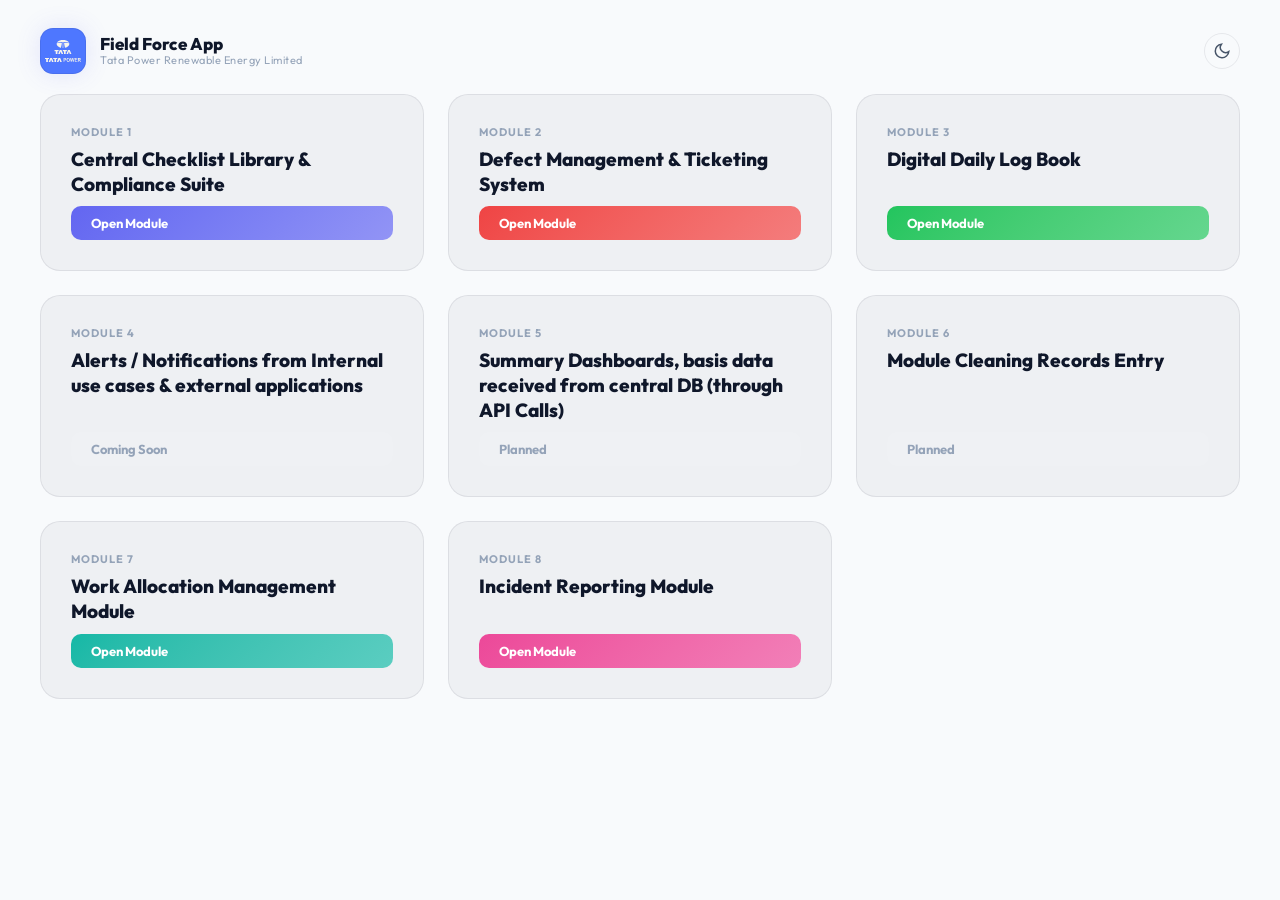
<file: index.html>
<!DOCTYPE html>
<html lang="en" data-theme="light">

<head>
  <meta charset="UTF-8">
  <meta name="viewport" content="width=device-width, initial-scale=1.0">
  <title>RPF Operations Suite - Module Hub</title>
  <link rel="preconnect" href="https://fonts.googleapis.com">
  <link href="https://fonts.googleapis.com/css2?family=Outfit:wght@300;400;500;600;700;800;900&display=swap"
    rel="stylesheet">
  <link rel="stylesheet" href="https://cdn.hugeicons.com/font/hgi-stroke-rounded.css" />
  <style>
    :root {
      --p: #6366f1;
      --pl: #818cf8;
      --s: #14b8a6;
      --bg: #080b14;
      --card: rgba(255, 255, 255, .04);
      --cardh: rgba(255, 255, 255, .07);
      --bdr: rgba(255, 255, 255, .08);
      --txt: #f0f4ff;
      --txt2: #94a3b8;
      --m: #64748b;
      --glow: rgba(99, 102, 241, .35);
    }

    [data-theme="light"] {
      --bg: #f8fafc;
      --card: rgba(15, 23, 42, 0.04);
      --cardh: rgba(15, 23, 42, 0.07);
      --bdr: rgba(15, 23, 42, 0.08);
      --txt: #0f172a;
      --txt2: #475569;
      --m: #94a3b8;
      --glow: rgba(99, 102, 241, 0.15);
    }

    .theme-toggle-btn {
      background: none;
      border: 1px solid var(--bdr);
      border-radius: 50%;
      width: 36px;
      height: 36px;
      display: flex;
      align-items: center;
      justify-content: center;
      color: var(--txt2);
      cursor: pointer;
      transition: all 0.15s ease;
    }
    .theme-toggle-btn:hover {
      color: var(--txt);
      border-color: var(--txt);
      background-color: var(--cardh);
    }

    * {
      margin: 0;
      padding: 0;
      box-sizing: border-box;
    }

    body {
      font-family: Outfit, sans-serif;
      background: var(--bg);
      color: var(--txt);
      min-height: 100vh;
      overflow-x: hidden;
    }

    .bgc {
      position: fixed;
      inset: 0;
      z-index: 0;
      overflow: hidden;
    }

    .orb {
      position: absolute;
      border-radius: 50%;
      filter: blur(100px);
      opacity: .14;
      animation: ofl 14s ease-in-out infinite;
    }

    .o1 {
      width: 700px;
      height: 700px;
      background: #6366f1;
      top: -200px;
      left: -200px;
    }

    .o2 {
      width: 500px;
      height: 500px;
      background: #14b8a6;
      bottom: -150px;
      right: -150px;
      animation-delay: 5s;
    }

    .o3 {
      width: 380px;
      height: 380px;
      background: #a855f7;
      top: 50%;
      left: 50%;
      transform: translate(-50%, -50%);
      animation-delay: 10s;
    }

    @keyframes ofl {

      0%,
      100% {
        transform: scale(1) translate(0, 0)
      }

      33% {
        transform: scale(1.07) translate(25px, -15px)
      }

      66% {
        transform: scale(.96) translate(-15px, 25px)
      }
    }

    .grid-bg {
      position: fixed;
      inset: 0;
      z-index: 0;
      background-image: linear-gradient(rgba(99, 102, 241, .025) 1px, transparent 1px), linear-gradient(90deg, rgba(99, 102, 241, .025) 1px, transparent 1px);
      background-size: 60px 60px;
    }

    .wrap {
      position: relative;
      z-index: 1;
      max-width: 1280px;
      margin: 0 auto;
      padding: 0 40px 80px;
    }

    /* NAV */
    .nav {
      display: flex;
      align-items: center;
      justify-content: space-between;
      padding: 28px 0 0;
    }

    .brand {
      display: flex;
      align-items: center;
      gap: 14px;
    }

    .bico {
      width: 46px;
      height: 46px;
      border-radius: 13px;
      background: linear-gradient(135deg, var(--p), var(--s));
      display: flex;
      align-items: center;
      justify-content: center;
      font-size: 22px;
      color: #fff;
      box-shadow: 0 0 24px var(--glow);
    }

    .bname {
      font-size: 17px;
      font-weight: 800;
      line-height: 1.1;
    }

    .btag {
      font-size: 11px;
      color: var(--m);
      letter-spacing: .5px;
    }

    .npills {
      display: flex;
      gap: 8px;
      align-items: center;
    }

    .npill {
      padding: 8px 16px;
      border-radius: 20px;
      font-size: 12px;
      font-weight: 600;
      color: var(--txt2);
      cursor: pointer;
      transition: all .2s;
      border: 1px solid transparent;
    }

    .npill:hover {
      color: var(--txt);
      background: var(--cardh);
      border-color: var(--bdr);
    }

    .ncta {
      background: linear-gradient(135deg, var(--p), var(--pl));
      color: #fff;
      border: none;
      padding: 9px 22px;
      border-radius: 20px;
      font-size: 12px;
      font-weight: 700;
      cursor: pointer;
      box-shadow: 0 0 20px var(--glow);
      font-family: Outfit, sans-serif;
    }

    /* HERO */
    .hero {
      text-align: center;
      padding: 90px 0 70px;
    }

    .hbadge {
      display: inline-flex;
      align-items: center;
      gap: 8px;
      padding: 6px 16px;
      border-radius: 20px;
      background: rgba(99, 102, 241, .1);
      border: 1px solid rgba(99, 102, 241, .25);
      color: #818cf8;
      font-size: 12px;
      font-weight: 600;
      margin-bottom: 30px;
    }

    .pd {
      width: 6px;
      height: 6px;
      border-radius: 50%;
      background: #14b8a6;
      animation: pd 2s ease-in-out infinite;
    }

    @keyframes pd {

      0%,
      100% {
        opacity: 1
      }

      50% {
        opacity: .4
      }
    }

    .hero h1 {
      font-size: clamp(40px, 6vw, 70px);
      font-weight: 900;
      line-height: 1.1;
      letter-spacing: -2px;
      margin-bottom: 22px;
      background: linear-gradient(135deg, #fff 0%, #818cf8 50%, #14b8a6 100%);
      -webkit-background-clip: text;
      -webkit-text-fill-color: transparent;
      background-clip: text;
    }

    .hsub {
      font-size: 17px;
      color: var(--txt2);
      max-width: 620px;
      margin: 0 auto 44px;
      line-height: 1.7;
    }

    .hstats {
      display: flex;
      justify-content: center;
      gap: 52px;
    }

    .sn {
      font-size: 30px;
      font-weight: 800;
    }

    .sl {
      font-size: 12px;
      color: var(--m);
      margin-top: 2px;
    }

    /* SECTION HEADER */
    .shdr {
      display: flex;
      align-items: center;
      gap: 16px;
      margin-bottom: 30px;
    }

    .stit {
      font-size: 22px;
      font-weight: 800;
      white-space: nowrap;
    }

    .sline {
      flex: 1;
      height: 1px;
      background: var(--bdr);
    }

    .sbadge {
      font-size: 11px;
      font-weight: 700;
      color: var(--m);
      letter-spacing: 1px;
      text-transform: uppercase;
      white-space: nowrap;
    }

    /* GRID */
    .mgrid {
      display: grid;
      grid-template-columns: repeat(auto-fill, minmax(340px, 1fr));
      gap: 24px;
      margin-bottom: 60px;
    }

    .mc {
      position: relative;
      border-radius: 20px;
      padding: 30px;
      background: var(--card);
      border: 1px solid var(--bdr);
      transition: all .3s cubic-bezier(.4, 0, .2, 1);
      overflow: hidden;
      text-decoration: none;
      display: flex;
      flex-direction: column;
      justify-content: space-between;
      min-height: 160px;
    }

    .mc::before {
      content: "";
      position: absolute;
      inset: 0;
      border-radius: 20px;
      opacity: 0;
      transition: opacity .3s;
    }

    .mc.m1 {
      --c: #6366f1;
      --g: rgba(99, 102, 241, .22);
    }

    .mc.m2 {
      --c: #ef4444;
      --g: rgba(239, 68, 68, .22);
    }

    .mc.m3 {
      --c: #22c55e;
      --g: rgba(34, 197, 94, .22);
    }

    .mc.m4 {
      --c: #22c55e;
      --g: rgba(34, 197, 94, .22);
    }

    .mc.m5 {
      --c: #06b6d4;
      --g: rgba(6, 182, 212, .22);
    }

    .mc.m6 {
      --c: #a855f7;
      --g: rgba(168, 85, 247, .22);
    }

    .mc.m7 {
      --c: #14b8a6;
      --g: rgba(20, 184, 166, .22);
    }

    .mc.m8 {
      --c: #ec4899;
      --g: rgba(236, 72, 153, .22);
    }

    .mc:not(.nohov):hover {
      background: var(--cardh);
      border-color: var(--c);
      transform: translateY(-5px);
      box-shadow: 0 10px 44px var(--g);
    }

    .mc:not(.nohov):hover::before {
      opacity: 1;
    }

    .mc::before {
      background: radial-gradient(ellipse at top left, var(--g, transparent), transparent 60%);
    }

    .mtop {
      display: flex;
      align-items: flex-start;
      justify-content: space-between;
      margin-bottom: 18px;
    }

    .mico {
      width: 52px;
      height: 52px;
      border-radius: 14px;
      background: rgba(255, 255, 255, .06);
      border: 1px solid rgba(255, 255, 255, .1);
      display: flex;
      align-items: center;
      justify-content: center;
      font-size: 24px;
      transition: all .3s;
    }

    .mc:not(.nohov):hover .mico {
      background: color-mix(in srgb, var(--c, #6366f1) 15%, transparent);
      border-color: color-mix(in srgb, var(--c, #6366f1) 35%, transparent);
      box-shadow: 0 0 22px var(--g);
    }

    .mmeta {
      display: flex;
      flex-direction: column;
      align-items: flex-end;
      gap: 6px;
    }

    .mno {
      font-size: 11px;
      font-weight: 700;
      color: var(--m);
      letter-spacing: 1px;
      margin-bottom: 8px;
      text-transform: uppercase;
    }

    .mbdg {
      font-size: 10px;
      font-weight: 700;
      padding: 3px 10px;
      border-radius: 10px;
    }

    .live {
      background: rgba(34, 197, 94, .12);
      color: #86efac;
      border: 1px solid rgba(34, 197, 94, .2);
    }

    .soon {
      background: rgba(245, 158, 11, .12);
      color: #fcd34d;
      border: 1px solid rgba(245, 158, 11, .2);
    }

    .plan {
      background: rgba(100, 116, 139, .12);
      color: #94a3b8;
      border: 1px solid rgba(100, 116, 139, .2);
    }

    .mlbl {
      font-size: 11px;
      font-weight: 700;
      color: var(--c, var(--p));
      letter-spacing: 1px;
      text-transform: uppercase;
      margin-bottom: 7px;
    }

    .mtit {
      font-size: 19px;
      font-weight: 800;
      color: var(--txt);
      margin-bottom: 10px;
      line-height: 1.3;
    }

    .mdesc {
      font-size: 13px;
      color: var(--txt2);
      line-height: 1.65;
      margin-bottom: 18px;
    }

    .mfeat {
      display: flex;
      flex-wrap: wrap;
      gap: 6px;
      margin-bottom: 22px;
    }

    .ft {
      font-size: 11px;
      font-weight: 600;
      padding: 3px 10px;
      border-radius: 8px;
      background: rgba(255, 255, 255, .05);
      color: var(--m);
      border: 1px solid var(--bdr);
    }

    .mfoot {
      display: flex;
      align-items: center;
      justify-content: space-between;
      padding-top: 16px;
      border-top: 1px solid var(--bdr);
    }

    .mbtn {
      display: inline-flex;
      align-items: center;
      gap: 8px;
      padding: 9px 20px;
      border-radius: 10px;
      font-size: 13px;
      font-weight: 700;
      color: #fff;
      background: linear-gradient(135deg, var(--c, #6366f1), color-mix(in srgb, var(--c, #6366f1) 70%, #fff));
      border: none;
      cursor: pointer;
      font-family: Outfit, sans-serif;
      transition: all .25s;
    }

    .mbtn.dim {
      background: rgba(255, 255, 255, .06);
      color: var(--m);
      cursor: not-allowed;
    }

    .mext {
      opacity: .4;
      transition: all .2s;
    }

    .mc:hover .mext {
      opacity: .85;
      transform: translateX(3px);
    }

    /* ARCH */
    .asec {
      margin-bottom: 60px;
    }

    .aflow {
      display: flex;
      align-items: center;
      overflow-x: auto;
      padding: 28px 32px;
      background: var(--card);
      border: 1px solid var(--bdr);
      border-radius: 20px;
      gap: 0;
    }

    .anode {
      flex-shrink: 0;
      text-align: center;
      padding: 14px 18px;
    }

    .ani {
      font-size: 28px;
      margin-bottom: 8px;
    }

    .anl {
      font-size: 12px;
      font-weight: 700;
    }

    .and {
      font-size: 11px;
      color: var(--m);
      margin-top: 3px;
      line-height: 1.4;
    }

    .aar {
      flex-shrink: 0;
      color: var(--m);
      font-size: 18px;
      padding: 0 8px;
    }

    /* FOOTER */
    .foot {
      text-align: center;
      padding: 40px 0 20px;
      border-top: 1px solid var(--bdr);
    }

    .ft-txt {
      font-size: 13px;
      color: var(--m);
    }

    .ft-txt span {
      color: #818cf8;
      font-weight: 600;
    }

    @media(max-width:768px) {
      .wrap {
        padding: 0 20px 60px;
      }

      .hero {
        padding: 60px 0 50px;
      }

      .hero h1 {
        font-size: 38px;
      }

      .mgrid {
        grid-template-columns: 1fr;
      }

      .npills {
        display: none;
      }

      .hstats {
        gap: 28px;
      }
    }
  </style>
</head>

<body>
  <div class="wrap">

    <nav class="nav">
      <div class="brand">
        <div class="bico"
          style="background: #4e77ff; padding: 4px; display: flex; align-items: center; justify-content: center; overflow: hidden; border: 1px solid var(--bdr);">
          <img src="tp-logo.svg" alt="Tata Power Logo" style="max-height: 100%; max-width: 100%; object-fit: contain;">
        </div>
        <div>
          <div class="bname">Field Force App</div>
          <div class="btag">Tata Power Renewable Energy Limited</div>
        </div>
      </div>
      <div class="npills">
        <button class="theme-toggle-btn" id="theme-toggle" title="Toggle Theme"></button>
      </div>
    </nav>

    <section style="padding-top: 20px;">
      <div class="mgrid">

        <!-- MODULE 1 -->
        <a href="module1.html" class="mc m1">
          <div>
            <div class="mno">Module 1</div>
            <h3 class="mtit">Central Checklist Library &amp; Compliance Suite</h3>
          </div>
          <button class="mbtn">Open Module <i class="hgi-stroke hgi-arrow-right-01"></i></button>
        </a>

        <!-- MODULE 2 -->
        <a href="module2/index.html" class="mc m2">
          <div>
            <div class="mno">Module 2</div>
            <h3 class="mtit">Defect Management &amp; Ticketing System</h3>
          </div>
          <button class="mbtn">Open Module <i class="hgi-stroke hgi-arrow-right-01"></i></button>
        </a>

        <!-- MODULE 3 -->
        <a href="module3/index.html" class="mc m3">
          <div>
            <div class="mno">Module 3</div>
            <h3 class="mtit">Digital Daily Log Book</h3>
          </div>
          <button class="mbtn">Open Module <i class="hgi-stroke hgi-arrow-right-01"></i></button>
        </a>

        <!-- MODULE 4 -->
        <div class="mc m4 nohov">
          <div>
            <div class="mno">Module 4</div>
            <h3 class="mtit">Alerts / Notifications from Internal use cases & external applications</h3>
          </div>
          <button class="mbtn dim">Coming Soon</button>
        </div>

        <!-- MODULE 5 -->
        <div class="mc m5 nohov">
          <div>
            <div class="mno">Module 5</div>
            <h3 class="mtit">Summary Dashboards, basis data received from central DB (through API Calls)</h3>
          </div>
          <button class="mbtn dim">Planned</button>
        </div>

        <!-- MODULE 6 -->
        <div class="mc m6 nohov">
          <div>
            <div class="mno">Module 6</div>
            <h3 class="mtit">Module Cleaning Records Entry</h3>
          </div>
          <button class="mbtn dim">Planned</button>
        </div>

        <!-- MODULE 7 -->
        <a href="module7/index.html" class="mc m7">
          <div>
            <div class="mno">Module 7</div>
            <h3 class="mtit">Work Allocation Management Module</h3>
          </div>
          <button class="mbtn">Open Module <i class="hgi-stroke hgi-arrow-right-01"></i></button>
        </a>

        <!-- MODULE 8 -->
        <a href="module8/index.html" class="mc m8">
          <div>
            <div class="mno">Module 8</div>
            <h3 class="mtit">Incident Reporting Module</h3>
          </div>
          <button class="mbtn">Open Module <i class="hgi-stroke hgi-arrow-right-01"></i></button>
        </a>

      </div>
    </section>
  </div>
  <script>
    document.addEventListener("DOMContentLoaded", function () {
      const toggleBtn = document.getElementById('theme-toggle');
      function updateThemeIcon(theme) {
        if (!toggleBtn) return;
        if (theme === 'light') {
          toggleBtn.innerHTML = `<svg style="width: 18px; height: 18px;" viewBox="0 0 24 24" fill="none" stroke="currentColor" stroke-width="2"><path d="M21 12.79A9 9 0 1 1 11.21 3 7 7 0 0 0 21 12.79z"></path></svg>`;
        } else {
          toggleBtn.innerHTML = `<svg style="width: 18px; height: 18px;" viewBox="0 0 24 24" fill="none" stroke="currentColor" stroke-width="2"><circle cx="12" cy="12" r="5"></circle><line x1="12" y1="1" x2="12" y2="3"></line><line x1="12" y1="21" x2="12" y2="23"></line><line x1="4.22" y1="4.22" x2="5.64" y2="5.64"></line><line x1="18.36" y1="18.36" x2="19.78" y2="19.78"></line><line x1="1" y1="12" x2="3" y2="12"></line><line x1="21" y1="12" x2="23" y2="12"></line><line x1="4.22" y1="19.78" x2="5.64" y2="18.36"></line><line x1="18.36" y1="5.64" x2="19.78" y2="4.22"></line></svg>`;
        }
      }

      if (toggleBtn) {
        toggleBtn.addEventListener('click', () => {
          const currentTheme = document.documentElement.getAttribute('data-theme') || 'light';
          const newTheme = currentTheme === 'light' ? 'dark' : 'light';
          document.documentElement.setAttribute('data-theme', newTheme);
          localStorage.setItem('theme', newTheme);
          updateThemeIcon(newTheme);
        });
      }

      const activeTheme = localStorage.getItem('theme') || 'light';
      document.documentElement.setAttribute('data-theme', activeTheme);
      updateThemeIcon(activeTheme);

      var cards = document.querySelectorAll(".mc");
      cards.forEach(function (c, i) {
        c.style.opacity = "0";
        c.style.transform = "translateY(24px)";
        setTimeout(function () {
          c.style.transition = "opacity 0.5s ease,transform 0.5s ease";
          c.style.opacity = "";
          c.style.transform = "";
        }, 120 + i * 90);
      });
    });
  </script>
</body>

</html>
</file>
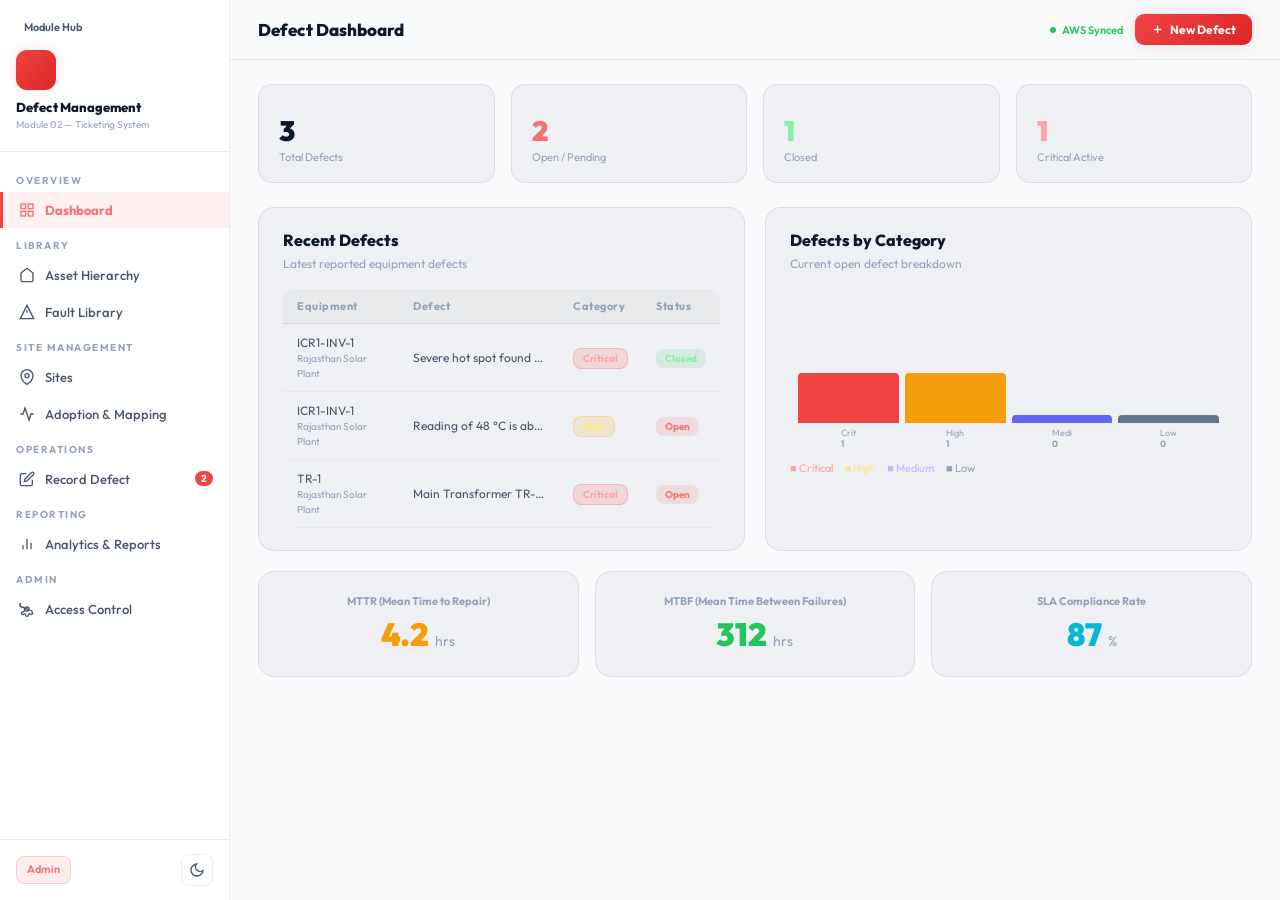
<file: module2/index.html>
<!DOCTYPE html>
<html lang="en" data-theme="light">

<head>
  <meta charset="UTF-8">
  <meta name="viewport" content="width=device-width, initial-scale=1.0">
  <title>Module 2 — Defect Management &amp; Ticketing</title>
  <link rel="preconnect" href="https://fonts.googleapis.com">
  <link href="https://fonts.googleapis.com/css2?family=Outfit:wght@300;400;500;600;700;800;900&display=swap"
    rel="stylesheet">
  <link rel="stylesheet" href="/module2/style.css">
  <link rel="stylesheet" href="https://cdn.hugeicons.com/font/hgi-stroke-rounded.css" />
</head>

<body>

  <!-- SIDEBAR -->
  <aside class="sidebar">
    <div class="brand-sec">
        <a class="brand-back" href="/index.html"><i class="hgi-stroke hgi-arrow-left-01" style="font-size: 14px; vertical-align: middle;"></i> Module Hub</a>
        <div class="brand-logo"><i class="hgi-stroke hgi-wrench"></i></div>
      <div class="brand-title">Defect Management</div>
      <div class="brand-sub">Module 02 &mdash; Ticketing System</div>
    </div>

    <nav class="nav-links">
      <div class="nav-group-label">Overview</div>
      <div class="nav-item active" data-page="overview-page">
        <svg viewBox="0 0 24 24" fill="none" stroke="currentColor" stroke-width="2">
          <rect x="3" y="3" width="7" height="7" />
          <rect x="14" y="3" width="7" height="7" />
          <rect x="14" y="14" width="7" height="7" />
          <rect x="3" y="14" width="7" height="7" />
        </svg>
        Dashboard
      </div>

      <div class="nav-group-label">Library</div>
      <div class="nav-item" data-page="asset-page">
        <svg viewBox="0 0 24 24" fill="none" stroke="currentColor" stroke-width="2">
          <path d="M3 9l9-7 9 7v11a2 2 0 0 1-2 2H5a2 2 0 0 1-2-2z" />
        </svg>
        Asset Hierarchy
      </div>
      <div class="nav-item" data-page="faults-page">
        <svg viewBox="0 0 24 24" fill="none" stroke="currentColor" stroke-width="2">
          <polygon points="12 2 2 22 22 22" />
          <line x1="12" y1="9" x2="12" y2="13" />
          <line x1="12" y1="17" x2="12.01" y2="17" />
        </svg>
        Fault Library
      </div>

      <div class="nav-group-label">Site Management</div>
      <div class="nav-item" data-page="sites-page">
        <svg viewBox="0 0 24 24" fill="none" stroke="currentColor" stroke-width="2">
          <path d="M21 10c0 7-9 13-9 13s-9-6-9-13a9 9 0 0 1 18 0z" />
          <circle cx="12" cy="10" r="3" />
        </svg>
        Sites
      </div>
      <div class="nav-item" data-page="adoption-page">
        <svg viewBox="0 0 24 24" fill="none" stroke="currentColor" stroke-width="2">
          <polyline points="22 12 18 12 15 21 9 3 6 12 2 12" />
        </svg>
        Adoption &amp; Mapping
      </div>

      <div class="nav-group-label">Operations</div>
      <div class="nav-item" data-page="record-page">
        <svg viewBox="0 0 24 24" fill="none" stroke="currentColor" stroke-width="2">
          <path d="M11 4H4a2 2 0 0 0-2 2v14a2 2 0 0 0 2 2h14a2 2 0 0 0 2-2v-7" />
          <path d="M18.5 2.5a2.121 2.121 0 0 1 3 3L12 15l-4 1 1-4 9.5-9.5z" />
        </svg>
        Record Defect
        <span class="nav-badge" id="open-badge">2</span>
      </div>

      <div class="nav-group-label">Reporting</div>
      <div class="nav-item" data-page="reports-page">
        <svg viewBox="0 0 24 24" fill="none" stroke="currentColor" stroke-width="2">
          <line x1="18" y1="20" x2="18" y2="10" />
          <line x1="12" y1="20" x2="12" y2="4" />
          <line x1="6" y1="20" x2="6" y2="14" />
        </svg>
        Analytics &amp; Reports
      </div>

      <div class="nav-group-label">Admin</div>
      <div class="nav-item" data-page="admin-page">
        <svg viewBox="0 0 24 24" fill="none" stroke="currentColor" stroke-width="2">
          <circle cx="12" cy="12" r="3" />
          <path
            d="M19.4 15a1.65 1.65 0 0 0 .33 1.82l.06.06a2 2 0 1 1-2.83 2.83l-.06-.06a1.65 1.65 0 0 0-1.82-.33 1.65 1.65 0 0 0-1 1.51V21a2 2 0 0 1-4 0v-.09A1.65 1.65 0 0 0 9 19.4a1.65 1.65 0 0 0-1.82.33l-.06.06a2 2 0 1 1-2.83-2.83l.06-.06A1.65 1.65 0 0 0 4.6 9a1.65 1.65 0 0 0-1.51-1H3a2 2 0 0 1 0-4h.09A1.65 1.65 0 0 0 4.6 9z" />
        </svg>
        Access Control
      </div>
    </nav>

    <div class="sidebar-footer">
      <span class="role-chip"><i class="hgi-stroke hgi-user" style="font-size: 13px; vertical-align: middle;"></i> Admin</span>
      <button class="theme-toggle-btn" id="theme-toggle" title="Toggle Theme"></button>
    </div>
  </aside>

  <!-- MAIN -->
  <div class="main-area">
    <header class="topbar">
      <h2 class="topbar-title" id="page-title">Defect Dashboard</h2>
      <div class="topbar-right">
        <div class="sync-indicator"><span class="sync-dot"></span>AWS Synced</div>
        <button class="btn btn-primary" onclick="showModal('record-defect-modal')">
          <svg width="13" height="13" viewBox="0 0 24 24" fill="none" stroke="currentColor" stroke-width="2.5">
            <line x1="12" y1="5" x2="12" y2="19" />
            <line x1="5" y1="12" x2="19" y2="12" />
          </svg>
          New Defect
        </button>
      </div>
    </header>

    <div class="content-area">

      <!-- ===== OVERVIEW PAGE ===== -->
      <div id="overview-page" class="page active">
        <div class="stats-row">
          <div class="stat-card">
            <div class="stat-ico"><i class="hgi-stroke hgi-alert-01"></i></div>
            <div class="stat-val" id="stat-total">0</div>
            <div class="stat-lbl">Total Defects</div>
          </div>
          <div class="stat-card">
            <div class="stat-ico"><i class="hgi-stroke hgi-circle" style="color:#f87171;"></i></div>
            <div class="stat-val" id="stat-open" style="color:#f87171;">0</div>
            <div class="stat-lbl">Open / Pending</div>
          </div>
          <div class="stat-card">
            <div class="stat-ico"><i class="hgi-stroke hgi-checkmark-circle-02" style="color:#86efac;"></i></div>
            <div class="stat-val" id="stat-closed" style="color:#86efac;">0</div>
            <div class="stat-lbl">Closed</div>
          </div>
          <div class="stat-card">
            <div class="stat-ico"><i class="hgi-stroke hgi-clock-01"></i></div>
            <div class="stat-val" id="stat-critical" style="color:#fca5a5;">0</div>
            <div class="stat-lbl">Critical Active</div>
          </div>
        </div>

        <div class="dash-grid" style="margin-bottom:20px;">
          <!-- Recent defects -->
          <div class="glass glass-p">
            <h3 class="sec-title">Recent Defects</h3>
            <p class="sec-sub">Latest reported equipment defects</p>
            <div class="tbl-wrap">
              <table>
                <thead>
                  <tr>
                    <th>Equipment</th>
                    <th>Defect</th>
                    <th>Category</th>
                    <th>Status</th>
                  </tr>
                </thead>
                <tbody id="recent-defects-body"></tbody>
              </table>
            </div>
          </div>

          <!-- Category Breakdown Chart -->
          <div class="glass glass-p">
            <h3 class="sec-title">Defects by Category</h3>
            <p class="sec-sub">Current open defect breakdown</p>
            <div class="chart-container" id="overview-chart"></div>
            <div style="display:flex;gap:12px;margin-top:12px;flex-wrap:wrap;">
              <span style="font-size:11px;color:#fca5a5;">&#9632; Critical</span>
              <span style="font-size:11px;color:#fde68a;">&#9632; High</span>
              <span style="font-size:11px;color:#c4b5fd;">&#9632; Medium</span>
              <span style="font-size:11px;color:#94a3b8;">&#9632; Low</span>
            </div>
          </div>
        </div>

        <!-- MTTR/MTBF Summary -->
        <div class="dash-grid-3">
          <div class="glass glass-p" style="text-align:center;">
            <div style="font-size:11px;color:var(--muted);margin-bottom:6px;font-weight:700;">MTTR (Mean Time to Repair)
            </div>
            <div style="font-size:32px;font-weight:900;color:var(--accent);">4.2 <span
                style="font-size:14px;font-weight:400;color:var(--muted);">hrs</span></div>
          </div>
          <div class="glass glass-p" style="text-align:center;">
            <div style="font-size:11px;color:var(--muted);margin-bottom:6px;font-weight:700;">MTBF (Mean Time Between
              Failures)</div>
            <div style="font-size:32px;font-weight:900;color:var(--success);">312 <span
                style="font-size:14px;font-weight:400;color:var(--muted);">hrs</span></div>
          </div>
          <div class="glass glass-p" style="text-align:center;">
            <div style="font-size:11px;color:var(--muted);margin-bottom:6px;font-weight:700;">SLA Compliance Rate</div>
            <div style="font-size:32px;font-weight:900;color:var(--info);">87 <span
                style="font-size:14px;font-weight:400;color:var(--muted);">%</span></div>
          </div>
        </div>
      </div>

      <!-- ===== ASSET HIERARCHY PAGE ===== -->
      <div id="asset-page" class="page">
        <div class="controls">
          <div class="search-wrap">
            <svg viewBox="0 0 24 24" fill="none" stroke="currentColor" stroke-width="2">
              <circle cx="11" cy="11" r="8" />
              <line x1="21" y1="21" x2="16.65" y2="16.65" />
            </svg>
            <input type="text" class="search-inp" id="asset-search" placeholder="Search assets...">
          </div>
          <button class="btn btn-primary" onclick="showModal('asset-modal')">+ Add Asset</button>
        </div>
        <div class="dash-grid">
          <div class="glass glass-p">
            <h3 class="sec-title">Asset Tree</h3>
            <p class="sec-sub">SAP-linked equipment hierarchy</p>
            <div class="asset-tree" id="asset-tree"></div>
          </div>
          <div class="glass glass-p">
            <h3 class="sec-title">Asset Details</h3>
            <p class="sec-sub" id="asset-detail-sub">Select an asset to view details</p>
            <div id="asset-detail-panel" style="color:var(--muted);font-size:13px;text-align:center;padding:40px 0;">
              <i class="hgi-stroke hgi-file-01"></i> Click an asset in the tree to view its details
            </div>
          </div>
        </div>
      </div>

      <!-- ===== FAULT LIBRARY PAGE ===== -->
      <div id="faults-page" class="page">
        <div class="controls">
          <div class="search-wrap">
            <svg viewBox="0 0 24 24" fill="none" stroke="currentColor" stroke-width="2">
              <circle cx="11" cy="11" r="8" />
              <line x1="21" y1="21" x2="16.65" y2="16.65" />
            </svg>
            <input type="text" class="search-inp" id="fault-search" placeholder="Search faults..."
              oninput="renderFaultLibrary()">
          </div>
          <select class="filter-sel" id="fault-cat-filter" onchange="renderFaultLibrary()">
            <option value="all">All Categories</option>
            <option value="Critical">Critical</option>
            <option value="High">High</option>
            <option value="Medium">Medium</option>
            <option value="Low">Low</option>
          </select>
          <button class="btn btn-primary" onclick="showModal('fault-modal')">+ Add Fault Type</button>
        </div>
        <div class="glass">
          <div class="tbl-wrap">
            <table>
              <thead>
                <tr>
                  <th>Fault Description</th>
                  <th>Category</th>
                  <th>Type</th>
                  <th>Photo Req.</th>
                  <th>Reading Req.</th>
                  <th>Resolve Time</th>
                  <th>Escalation</th>
                  <th>Actions</th>
                </tr>
              </thead>
              <tbody id="fault-table-body"></tbody>
            </table>
          </div>
        </div>
      </div>

      <!-- ===== SITES PAGE ===== -->
      <div id="sites-page" class="page">
        <div class="controls">
          <div class="search-wrap">
            <svg viewBox="0 0 24 24" fill="none" stroke="currentColor" stroke-width="2">
              <circle cx="11" cy="11" r="8" />
              <line x1="21" y1="21" x2="16.65" y2="16.65" />
            </svg>
            <input type="text" class="search-inp" placeholder="Search sites...">
          </div>
          <button class="btn btn-primary" onclick="showModal('site-modal-m2')">+ Add Site</button>
        </div>
        <div id="sites-cards-grid"
          style="display:grid;grid-template-columns:repeat(auto-fill,minmax(300px,1fr));gap:16px;"></div>
      </div>

      <!-- ===== ADOPTION PAGE ===== -->
      <div id="adoption-page" class="page">
        <div class="sec-title" style="margin-bottom:6px;">Site Adoption &amp; Fault Mapping</div>
        <p class="sec-sub">Map fault types to site equipment and assign responsible users</p>
        <div class="glass glass-p">
          <div class="form-row" style="margin-bottom:18px;">
            <div class="form-group">
              <label class="form-label">Select Site</label>
              <select class="form-sel" id="adopt-site-sel" onchange="renderAdoptionEquipment()"></select>
            </div>
            <div class="form-group">
              <label class="form-label">Select Equipment</label>
              <select class="form-sel" id="adopt-equip-sel" onchange="renderAdoptionFaults()"></select>
            </div>
          </div>
          <div id="adoption-fault-map"></div>
        </div>
      </div>

      <!-- ===== RECORD DEFECT PAGE ===== -->
      <div id="record-page" class="page">
        <div class="tab-row">
          <div class="tab-btn active" data-tab="rec-new">Record New Defect</div>
          <div class="tab-btn" data-tab="rec-list">All Defect Records</div>
        </div>

        <div id="rec-new" class="tab-pane active">
          <div class="simulator-layout">
            <!-- Left Column: Information / Instructions -->
            <div class="glass glass-p">
              <h3 class="sec-title">Field Force Defect Logging</h3>
              <p class="sec-sub">Mobile application simulation for field technicians</p>
              <p style="font-size:12px; color:var(--text2); margin-top:6px; margin-bottom:20px; line-height:1.5;">
                This simulator demonstrates the mobile-first defect logging flow used by technicians in the field. Issues recorded here are mapped to the SAP asset hierarchy and sync instantly with the central database.
              </p>
              
              <div style="margin-top:24px; padding:12px; background:rgba(239, 68, 68, 0.05); border:1px dashed rgba(239, 68, 68, 0.2); border-radius:10px;">
                <h4 style="font-size:12px; font-weight:700; color:var(--primary-l); margin-bottom:6px;">Mobile Features Enforced:</h4>
                <ul style="font-size:11px; color:var(--text2); padding-left:16px; line-height:1.6;">
                  <li>Dynamic field validation based on Fault Library</li>
                  <li>Mandatory photos for critical/high severity reports</li>
                  <li>Real-time sync to central operations dashboard</li>
                </ul>
              </div>
            </div>

            <!-- Right Column: Phone Emulator -->
            <div style="display: flex; flex-direction: column; align-items: center;">
              <div class="ffa-title" style="text-align: center; margin-bottom: 12px; font-weight: 700; font-size: 16px; color: var(--primary-l); font-family: 'Outfit', sans-serif; letter-spacing: 0.5px; text-transform: uppercase;">FFA (Field Force Application)</div>
              
              <div class="phone-emulator">
                <div class="phone-home-indicator"></div>
                <div class="phone-screen">
                  <div class="phone-status-bar">
                    <span>09:41 AM</span>
                    <span style="color:var(--success);">Online / Connected</span>
                    <div class="phone-status-right">
                      <svg viewBox="0 0 24 24" style="width:12px; height:12px; fill:currentColor; stroke:none;"><path d="M12 2C6.48 2 2 6.48 2 12s4.48 10 10 10 10-4.48 10-10S17.52 2 12 2zm-1 17.93c-3.95-.49-7-3.85-7-7.93 0-.62.08-1.21.21-1.79L9 15v1c0 1.1.9 2 2 2v1.93zm6.9-2.53c-.26-.81-1-1.4-1.9-1.4h-1v-3c0-.55-.45-1-1-1h-6v-2h2c.55 0 1-.45 1-1V7h2c1.1 0 2-.9 2-2v-.41c2.93 1.19 5 4.06 5 7.41 0 2.08-.8 3.97-2.1 5.39z"></path></svg>
                      <span>100%</span>
                    </div>
                  </div>

                  <div style="margin-bottom:14px; border-bottom:1px solid var(--border); padding-bottom:8px;">
                    <div class="phone-title">Record Defect</div>
                    <div class="phone-subtitle">Fill in all required fields to log the issue.</div>
                  </div>

                  <form onsubmit="submitDefectForm(event)" style="display:flex; flex-direction:column; gap:12px; flex-grow:1;">
                    <div class="form-group" style="margin-bottom:0;">
                      <label class="form-label" style="font-size:11px;">Site *</label>
                      <select class="form-sel" id="df-site" onchange="updateDfEquipment()" required style="padding: 7px 10px; font-size:12px;"></select>
                    </div>
                    
                    <div class="form-group" style="margin-bottom:0;">
                      <label class="form-label" style="font-size:11px;">Parent Equipment *</label>
                      <select class="form-sel" id="df-parent" onchange="updateDfChild()" required style="padding: 7px 10px; font-size:12px;"></select>
                    </div>

                    <div class="form-group" style="margin-bottom:0;">
                      <label class="form-label" style="font-size:11px;">Child / Sub-Equipment</label>
                      <select class="form-sel" id="df-child" style="padding: 7px 10px; font-size:12px;"></select>
                    </div>

                    <div class="form-group" style="margin-bottom:0;">
                      <label class="form-label" style="font-size:11px;">Fault Type *</label>
                      <select class="form-sel" id="df-fault-type" onchange="checkFaultRequirements()" required style="padding: 7px 10px; font-size:12px;"></select>
                    </div>

                    <div class="form-group" style="margin-bottom:0;">
                      <label class="form-label" style="font-size:11px;">Defect Observation *</label>
                      <textarea class="form-textarea" id="df-observation" placeholder="Describe the defect in detail..." required style="padding: 7px 10px; font-size:12px; min-height:60px;"></textarea>
                    </div>

                    <div class="form-row" style="margin-bottom:0; gap:8px;">
                      <div class="form-group" style="margin-bottom:0;">
                        <label class="form-label" style="font-size:11px;">Observed Reading <span id="df-reading-unit" style="color:var(--muted);font-size:9px;"></span></label>
                        <input type="text" class="form-inp" id="df-reading" placeholder="Reading" style="padding: 7px 10px; font-size:12px;">
                      </div>
                      <div class="form-group" style="margin-bottom:0;">
                        <label class="form-label" style="font-size:11px;">Observed Date &amp; Time</label>
                        <input type="datetime-local" class="form-inp" id="df-datetime" style="padding: 7px 10px; font-size:12px;">
                      </div>
                    </div>

                    <div class="form-group" id="df-photo-group" style="margin-bottom:12px;">
                      <label class="form-label" style="font-size:11px;">Photograph <span id="df-photo-req-label" style="color:var(--primary-l);font-size:9px;"></span></label>
                      <div class="photo-drop" onclick="document.getElementById('df-photo-inp').click()" style="padding:12px; border-width:1px;">
                        <div class="photo-drop-ico" style="font-size:20px; margin-bottom:4px;"><i class="hgi-stroke hgi-camera-01"></i></div>
                        <div class="photo-drop-txt" style="font-size:10px;">Click to capture or upload photo</div>
                        <input type="file" id="df-photo-inp" accept="image/*" style="display:none" onchange="previewPhoto(this)">
                      </div>
                      <div id="df-photo-preview" style="margin-top:6px;"></div>
                    </div>

                    <div style="display:flex; gap:8px; margin-top:auto; padding-bottom:10px;">
                      <button type="submit" class="btn btn-primary" style="flex:1; padding: 8px 12px; font-size:11px; justify-content:center;">Submit Defect</button>
                      <button type="button" class="btn btn-secondary" onclick="clearDefectForm()" style="padding: 8px 12px; font-size:11px; justify-content:center;">Clear</button>
                    </div>
                  </form>
                </div>
              </div>
            </div>
          </div>
        </div>

        <div id="rec-list" class="tab-pane">
          <div class="controls">
            <div class="search-wrap">
              <svg viewBox="0 0 24 24" fill="none" stroke="currentColor" stroke-width="2">
                <circle cx="11" cy="11" r="8" />
                <line x1="21" y1="21" x2="16.65" y2="16.65" />
              </svg>
              <input type="text" class="search-inp" id="defect-search" placeholder="Search defects..."
                oninput="renderDefectList()">
            </div>
            <select class="filter-sel" id="defect-status-filter" onchange="renderDefectList()">
              <option value="all">All Status</option>
              <option value="Open">Open</option>
              <option value="In Progress">In Progress</option>
              <option value="Closed">Closed</option>
            </select>
            <select class="filter-sel" id="defect-cat-filter" onchange="renderDefectList()">
              <option value="all">All Categories</option>
              <option value="Critical">Critical</option>
              <option value="High">High</option>
              <option value="Medium">Medium</option>
              <option value="Low">Low</option>
            </select>
          </div>
          <div class="glass">
            <div class="tbl-wrap">
              <table>
                <thead>
                  <tr>
                    <th>ID</th>
                    <th>Site / Equipment</th>
                    <th>Fault Description</th>
                    <th>Category</th>
                    <th>Assigned To</th>
                    <th>Raised On</th>
                    <th>Status</th>
                    <th>Actions</th>
                  </tr>
                </thead>
                <tbody id="defect-list-body"></tbody>
              </table>
            </div>
          </div>
        </div>
      </div>

      <!-- ===== REPORTS PAGE ===== -->
      <div id="reports-page" class="page">
        <div class="sec-title" style="margin-bottom:6px;">Analytics &amp; Reports</div>
        <p class="sec-sub">Portfolio-level defect analytics, aging, and compliance summaries</p>
        <div class="dash-grid" style="margin-bottom:20px;">
          <div class="glass glass-p">
            <h3 style="font-size:14px;font-weight:700;margin-bottom:14px;">Monthly Defect Trend</h3>
            <div class="chart-container" id="monthly-chart" style="height:180px;"></div>
          </div>
          <div class="glass glass-p">
            <h3 style="font-size:14px;font-weight:700;margin-bottom:14px;">Defects by Site</h3>
            <div id="site-breakdown" style="display:flex;flex-direction:column;gap:8px;"></div>
          </div>
        </div>

        <!-- Aging Report -->
        <div class="glass glass-p" style="margin-bottom:20px;">
          <div style="display:flex;justify-content:space-between;align-items:center;margin-bottom:16px;">
            <h3 style="font-size:14px;font-weight:700;">Defect Aging Report</h3>
            <div style="display:flex;gap:8px;">
              <button class="btn btn-secondary btn-sm"><i class="hgi-stroke hgi-file-01"></i> Export PDF</button>
              <button class="btn btn-secondary btn-sm"><i class="hgi-stroke hgi-folder-01"></i> Export CSV</button>
            </div>
          </div>
          <div class="tbl-wrap">
            <table>
              <thead>
                <tr>
                  <th>Defect ID</th>
                  <th>Equipment</th>
                  <th>Category</th>
                  <th>Raised On</th>
                  <th>Days Open</th>
                  <th>SLA Status</th>
                  <th>Assigned To</th>
                </tr>
              </thead>
              <tbody id="aging-table-body"></tbody>
            </table>
          </div>
        </div>
      </div>

      <!-- ===== ADMIN PAGE ===== -->
      <div id="admin-page" class="page">
        <div class="sec-title" style="margin-bottom:6px;">Access Control Matrix</div>
        <p class="sec-sub">Configure role permissions and escalation settings</p>
        <div class="glass glass-p">
          <div class="tbl-wrap">
            <table>
              <thead>
                <tr>
                  <th>Role</th>
                  <th>View</th>
                  <th>Create Defect</th>
                  <th>Close Defect</th>
                  <th>Edit Fault Lib.</th>
                  <th>Manage Assets</th>
                  <th>Admin Panel</th>
                </tr>
              </thead>
              <tbody id="admin-roles-body"></tbody>
            </table>
          </div>
        </div>
      </div>

    </div><!-- /content-area -->
  </div>

  <!-- ===== MODALS ===== -->

  <!-- Record Defect Quick Modal -->
  <div class="modal-overlay" id="record-defect-modal">
    <div class="modal" style="max-width:560px;">
      <div class="modal-header">
        <span class="modal-title"><i class="hgi-stroke hgi-wrench"></i> Quick Report Defect</span>
        <button class="modal-close" onclick="hideModal('record-defect-modal')"><i class="hgi-stroke hgi-cancel-01"></i></button>
      </div>
      <div class="modal-body">
        <div class="form-row">
          <div class="form-group"><label class="form-label">Site</label><select class="form-sel" id="qdf-site"></select>
          </div>
          <div class="form-group"><label class="form-label">Equipment</label><select class="form-sel"
              id="qdf-equip"></select></div>
        </div>
        <div class="form-group"><label class="form-label">Fault Type</label><select class="form-sel"
            id="qdf-fault"></select></div>
        <div class="form-group"><label class="form-label">Observation</label><textarea class="form-textarea"
            id="qdf-obs" placeholder="Describe the defect..."></textarea></div>
        <div class="form-group"><label class="form-label">Priority Override</label><select class="form-sel"
            id="qdf-priority">
            <option value="">Auto (from fault type)</option>
            <option value="Critical">Critical</option>
            <option value="High">High</option>
            <option value="Medium">Medium</option>
            <option value="Low">Low</option>
          </select></div>
      </div>
      <div class="modal-footer">
        <button class="btn btn-secondary" onclick="hideModal('record-defect-modal')">Cancel</button>
        <button class="btn btn-primary" onclick="quickSubmitDefect()">Submit Report</button>
      </div>
    </div>
  </div>

  <!-- Asset Add Modal -->
  <div class="modal-overlay" id="asset-modal">
    <div class="modal">
      <div class="modal-header">
        <span class="modal-title"><i class="hgi-stroke hgi-factory"></i> Add Asset Node</span>
        <button class="modal-close" onclick="hideModal('asset-modal')"><i class="hgi-stroke hgi-cancel-01"></i></button>
      </div>
      <div class="modal-body">
        <div class="form-row">
          <div class="form-group"><label class="form-label">Asset Name *</label><input type="text" class="form-inp"
              id="asset-name" placeholder="e.g. Inverter Block A"></div>
          <div class="form-group"><label class="form-label">Asset Type *</label><select class="form-sel"
              id="asset-type">
              <option>Inverter</option>
              <option>Transformer</option>
              <option>SCB</option>
              <option>Breaker</option>
              <option>Wind Turbine</option>
              <option>Switchyard</option>
              <option>MCR</option>
              <option>Feeder</option>
              <option>Battery</option>
            </select></div>
        </div>
        <div class="form-row">
          <div class="form-group"><label class="form-label">Parent Asset</label><select class="form-sel"
              id="asset-parent">
              <option value="">Root Level</option>
            </select></div>
          <div class="form-group"><label class="form-label">SAP Asset ID</label><input type="text" class="form-inp"
              id="asset-sap" placeholder="e.g. EQ-100234"></div>
        </div>
        <div class="form-row">
          <div class="form-group"><label class="form-label">Make / Manufacturer</label><input type="text"
              class="form-inp" id="asset-make" placeholder="e.g. ABB, Siemens"></div>
          <div class="form-group"><label class="form-label">Rating</label><input type="text" class="form-inp"
              id="asset-rating" placeholder="e.g. 2.5 MW, 220 KV"></div>
        </div>
        <div class="form-row">
          <div class="form-group"><label class="form-label">Location in Plant</label><input type="text" class="form-inp"
              id="asset-location" placeholder="e.g. Block B, Row 3"></div>
          <div class="form-group"><label class="form-label">Naming Convention</label><input type="text" class="form-inp"
              id="asset-naming" placeholder="e.g. INV-A1, WTG-03"></div>
        </div>
      </div>
      <div class="modal-footer">
        <button class="btn btn-secondary" onclick="hideModal('asset-modal')">Cancel</button>
        <button class="btn btn-primary" onclick="saveAsset()">Save Asset</button>
      </div>
    </div>
  </div>

  <!-- Fault Library Modal -->
  <div class="modal-overlay" id="fault-modal">
    <div class="modal">
      <div class="modal-header">
        <span class="modal-title" id="fault-modal-title"><i class="hgi-stroke hgi-alert-01"></i> Add Fault Type</span>
        <button class="modal-close" onclick="hideModal('fault-modal')"><i class="hgi-stroke hgi-cancel-01"></i></button>
      </div>
      <div class="modal-body">
        <input type="hidden" id="fault-edit-id">
        <div class="form-group"><label class="form-label">Fault Description *</label><input type="text" class="form-inp"
            id="fault-desc" placeholder="e.g. Busbar joint overheating"></div>
        <div class="form-row">
          <div class="form-group"><label class="form-label">Category *</label><select class="form-sel" id="fault-cat">
              <option>Critical</option>
              <option>High</option>
              <option>Medium</option>
              <option>Low</option>
            </select></div>
          <div class="form-group"><label class="form-label">Type *</label><select class="form-sel" id="fault-type">
              <option>Defect</option>
              <option>Observation</option>
              <option>TRAS</option>
              <option>Curtailment</option>
              <option>Safety</option>
              <option>Near Miss</option>
            </select></div>
        </div>
        <div class="form-row">
          <div class="form-group"><label class="form-label">Applicable Equipment</label><select class="form-sel"
              id="fault-equip">
              <option value="all">All Equipment</option>
              <option>Inverter</option>
              <option>Transformer</option>
              <option>SCB</option>
              <option>Breaker</option>
              <option>Wind Turbine</option>
            </select></div>
          <div class="form-group"><label class="form-label">Expected Resolution Time</label><input type="text"
              class="form-inp" id="fault-resolve" placeholder="e.g. 4 Hours, 2 Days"></div>
        </div>
        <div class="form-row">
          <div class="form-group"><label class="form-label">Escalation Level</label><select class="form-sel"
              id="fault-escalation">
              <option>Testing Head</option>
              <option>Site Head</option>
              <option>Zonal Head</option>
              <option>O&amp;M Head</option>
            </select></div>
          <div class="form-group"><label class="form-label">Reading Unit (if required)</label><input type="text"
              class="form-inp" id="fault-reading-unit" placeholder="e.g. °C, V, A, %, kW"></div>
        </div>
        <div style="display:flex;gap:20px;margin-top:8px;">
          <label style="display:flex;align-items:center;gap:8px;font-size:12px;cursor:pointer;"><input type="checkbox"
              id="fault-photo-req"> Photo Mandatory</label>
          <label style="display:flex;align-items:center;gap:8px;font-size:12px;cursor:pointer;"><input type="checkbox"
              id="fault-reading-req"> Reading Required</label>
        </div>
      </div>
      <div class="modal-footer">
        <button class="btn btn-secondary" onclick="hideModal('fault-modal')">Cancel</button>
        <button class="btn btn-primary" onclick="saveFaultType()">Save Fault Type</button>
      </div>
    </div>
  </div>

  <!-- Site Modal -->
  <div class="modal-overlay" id="site-modal-m2">
    <div class="modal">
      <div class="modal-header">
        <span class="modal-title"><i class="hgi-stroke hgi-location-01"></i> Add / Edit Site</span>
        <button class="modal-close" onclick="hideModal('site-modal-m2')"><i class="hgi-stroke hgi-cancel-01"></i></button>
      </div>
      <div class="modal-body">
        <input type="hidden" id="site-edit-id-m2">
        <div class="form-row">
          <div class="form-group"><label class="form-label">Site Name *</label><input type="text" class="form-inp"
              id="sm2-name" placeholder="e.g. Rajasthan Solar Plant"></div>
          <div class="form-group"><label class="form-label">Zone</label><select class="form-sel" id="sm2-zone">
              <option>North</option>
              <option>South</option>
              <option>East</option>
              <option>West</option>
            </select></div>
        </div>
        <div class="form-row-3">
          <div class="form-group"><label class="form-label">DC Capacity (MWp)</label><input type="number"
              class="form-inp" id="sm2-dc"></div>
          <div class="form-group"><label class="form-label">AC Capacity (MW)</label><input type="number"
              class="form-inp" id="sm2-ac"></div>
          <div class="form-group"><label class="form-label">State</label><input type="text" class="form-inp"
              id="sm2-state" placeholder="e.g. Rajasthan"></div>
        </div>
        <div class="form-row">
          <div class="form-group"><label class="form-label">Site Head Name</label><input type="text" class="form-inp"
              id="sm2-sh-name"></div>
          <div class="form-group"><label class="form-label">Site Head Email</label><input type="email" class="form-inp"
              id="sm2-sh-email"></div>
        </div>
      </div>
      <div class="modal-footer">
        <button class="btn btn-secondary" onclick="hideModal('site-modal-m2')">Cancel</button>
        <button class="btn btn-primary" onclick="saveSiteM2()">Save Site</button>
      </div>
    </div>
  </div>

  <!-- SCRIPTS DEFER LOAD -->
  <script src="/module2/js/state.js"></script>
  <script src="/module2/js/assets.js"></script>
  <script src="/module2/js/faults.js"></script>
  <script src="/module2/js/sites.js"></script>
  <script src="/module2/js/adoption.js"></script>
  <script src="/module2/js/defects.js"></script>
  <script src="/module2/js/reports.js"></script>
  <script src="/module2/js/admin.js"></script>
  <script src="/module2/app.js"></script>

</body>

</html>
</file>
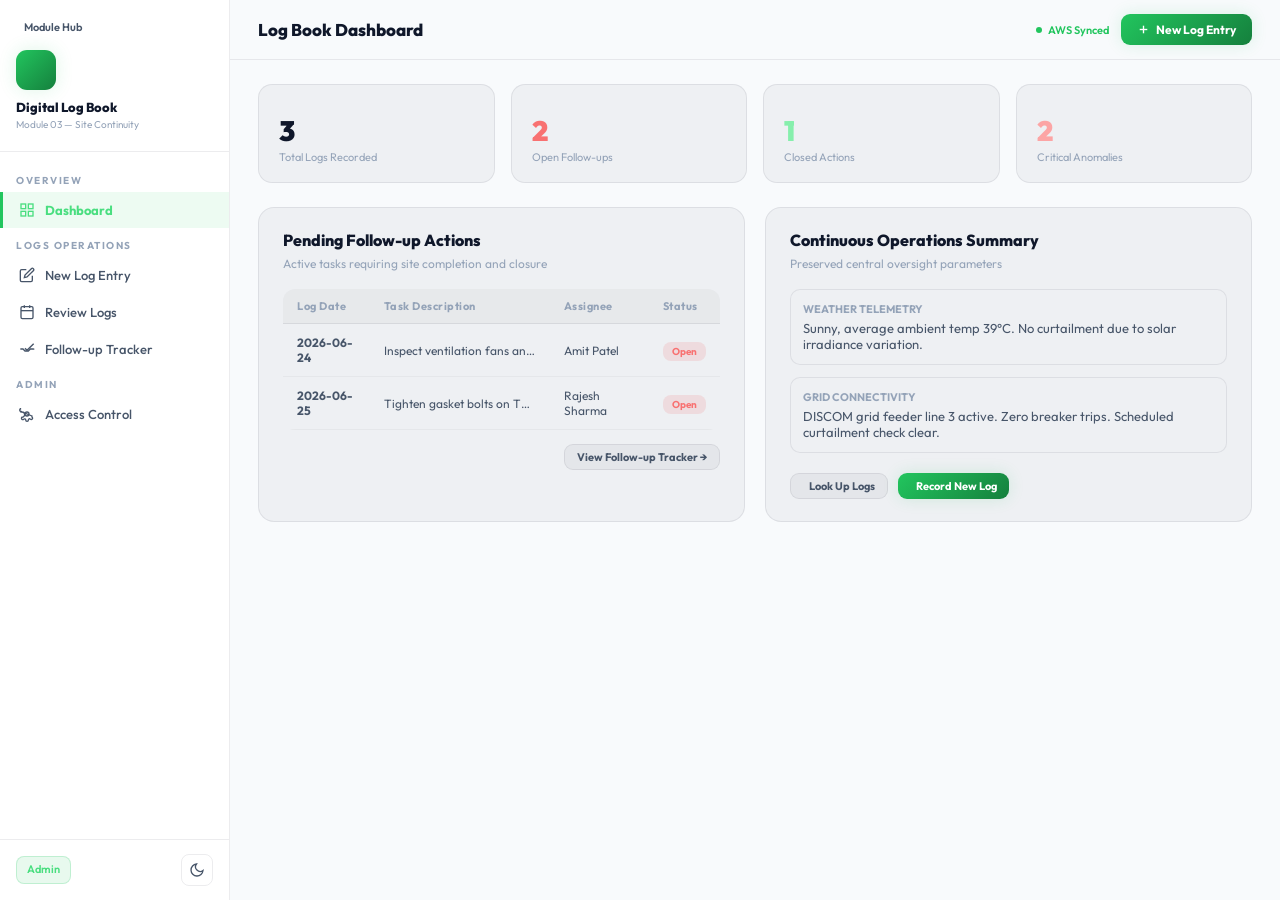
<file: module3/index.html>
<!DOCTYPE html>
<html lang="en" data-theme="light">

<head>
  <meta charset="UTF-8">
  <meta name="viewport" content="width=device-width, initial-scale=1.0">
  <title>Module 3 — Digital Log Book</title>
  <link rel="preconnect" href="https://fonts.googleapis.com">
  <link href="https://fonts.googleapis.com/css2?family=Outfit:wght@300;400;500;600;700;800;900&display=swap"
    rel="stylesheet">
  <link rel="stylesheet" href="/module3/style.css">
  <link rel="stylesheet" href="https://cdn.hugeicons.com/font/hgi-stroke-rounded.css" />
</head>

<body>

  <!-- SIDEBAR -->
  <aside class="sidebar">
    <div class="brand-sec">
        <a class="brand-back" href="/index.html"><i class="hgi-stroke hgi-arrow-left-01" style="font-size: 14px; vertical-align: middle;"></i> Module Hub</a>
        <div class="brand-logo"><i class="hgi-stroke hgi-book-open-01"></i></div>
      <div class="brand-title">Digital Log Book</div>
      <div class="brand-sub">Module 03 &mdash; Site Continuity</div>
    </div>

    <nav class="nav-links">
      <div class="nav-group-label">Overview</div>
      <div class="nav-item active" data-page="overview-page">
        <svg viewBox="0 0 24 24" fill="none" stroke="currentColor" stroke-width="2">
          <rect x="3" y="3" width="7" height="7" />
          <rect x="14" y="3" width="7" height="7" />
          <rect x="14" y="14" width="7" height="7" />
          <rect x="3" y="14" width="7" height="7" />
        </svg>
        Dashboard
      </div>

      <div class="nav-group-label">Logs Operations</div>
      <div class="nav-item" data-page="entry-page">
        <svg viewBox="0 0 24 24" fill="none" stroke="currentColor" stroke-width="2">
          <path d="M11 4H4a2 2 0 0 0-2 2v14a2 2 0 0 0 2 2h14a2 2 0 0 0 2-2v-7" />
          <path d="M18.5 2.5a2.121 2.121 0 0 1 3 3L12 15l-4 1 1-4 9.5-9.5z" />
        </svg>
        New Log Entry
      </div>
      <div class="nav-item" data-page="review-page">
        <svg viewBox="0 0 24 24" fill="none" stroke="currentColor" stroke-width="2">
          <rect x="3" y="4" width="18" height="18" rx="2" ry="2" />
          <line x1="16" y1="2" x2="16" y2="6" />
          <line x1="8" y1="2" x2="8" y2="6" />
          <line x1="3" y1="10" x2="21" y2="10" />
        </svg>
        Review Logs
      </div>
      <div class="nav-item" data-page="tracker-page">
        <svg viewBox="0 0 24 24" fill="none" stroke="currentColor" stroke-width="2">
          <polyline points="22 11.08 22 12 17 12 14 15 9 15 6 12 2 12" />
          <path d="M22 4L12 14.01l-3-3" />
        </svg>
        Follow-up Tracker
      </div>

      <div class="nav-group-label">Admin</div>
      <div class="nav-item" data-page="admin-page">
        <svg viewBox="0 0 24 24" fill="none" stroke="currentColor" stroke-width="2">
          <circle cx="12" cy="12" r="3" />
          <path
            d="M19.4 15a1.65 1.65 0 0 0 .33 1.82l.06.06a2 2 0 1 1-2.83 2.83l-.06-.06a1.65 1.65 0 0 0-1.82-.33 1.65 1.65 0 0 0-1 1.51V21a2 2 0 0 1-4 0v-.09A1.65 1.65 0 0 0 9 19.4a1.65 1.65 0 0 0-1.82.33l-.06.06a2 2 0 1 1-2.83-2.83l.06-.06A1.65 1.65 0 0 0 4.6 9a1.65 1.65 0 0 0-1.51-1H3a2 2 0 0 1 0-4h.09A1.65 1.65 0 0 0 4.6 9z" />
        </svg>
        Access Control
      </div>
    </nav>

    <div class="sidebar-footer">
      <span class="role-chip"><i class="hgi-stroke hgi-user" style="font-size: 13px; vertical-align: middle;"></i> Admin</span>
      <button class="theme-toggle-btn" id="theme-toggle" title="Toggle Theme"></button>
    </div>
  </aside>

  <!-- MAIN -->
  <div class="main-area">
    <header class="topbar">
      <h2 class="topbar-title" id="page-title">Log Book Dashboard</h2>
      <div class="topbar-right">
        <div class="sync-indicator"><span class="sync-dot"></span>AWS Synced</div>
        <button class="btn btn-primary" onclick="switchPage('entry-page')">
          <svg width="13" height="13" viewBox="0 0 24 24" fill="none" stroke="currentColor" stroke-width="2.5">
            <line x1="12" y1="5" x2="12" y2="19" />
            <line x1="5" y1="12" x2="19" y2="12" />
          </svg>
          New Log Entry
        </button>
      </div>
    </header>

    <div class="content-area">

      <!-- ===== OVERVIEW PAGE ===== -->
      <div id="overview-page" class="page active">
        <div class="stats-row">
          <div class="stat-card">
            <div class="stat-ico"><i class="hgi-stroke hgi-book-02" style="color:#f87171;"></i></div>
            <div class="stat-val" id="stat-total-logs">0</div>
            <div class="stat-lbl">Total Logs Recorded</div>
          </div>
          <div class="stat-card">
            <div class="stat-ico"><i class="hgi-stroke hgi-circle" style="color:#f87171;"></i></div>
            <div class="stat-val" id="stat-open-followups" style="color:#f87171;">0</div>
            <div class="stat-lbl">Open Follow-ups</div>
          </div>
          <div class="stat-card">
            <div class="stat-ico"><i class="hgi-stroke hgi-checkmark-circle-02" style="color:#86efac;"></i></div>
            <div class="stat-val" id="stat-closed-followups" style="color:#86efac;">0</div>
            <div class="stat-lbl">Closed Actions</div>
          </div>
          <div class="stat-card">
            <div class="stat-ico"><i class="hgi-stroke hgi-alert-01"></i></div>
            <div class="stat-val" id="stat-critical-anoms" style="color:#fca5a5;">0</div>
            <div class="stat-lbl">Critical Anomalies</div>
          </div>
        </div>

        <div class="dash-grid">
          <!-- Recent Follow-up Actions -->
          <div class="glass glass-p">
            <h3 class="sec-title">Pending Follow-up Actions</h3>
            <p class="sec-sub">Active tasks requiring site completion and closure</p>
            <div class="tbl-wrap">
              <table>
                <thead>
                  <tr>
                    <th>Log Date</th>
                    <th>Task Description</th>
                    <th>Assignee</th>
                    <th>Status</th>
                  </tr>
                </thead>
                <tbody id="dash-recent-followups"></tbody>
              </table>
            </div>
            <div style="margin-top:14px;text-align:right;">
              <button class="btn btn-secondary btn-sm" onclick="switchPage('tracker-page')">View Follow-up Tracker
                &rarr;</button>
            </div>
          </div>

          <!-- Weather / Grid Availability Card -->
          <div class="glass glass-p" style="display:flex;flex-direction:column;justify-content:space-between;">
            <div>
              <h3 class="sec-title">Continuous Operations Summary</h3>
              <p class="sec-sub">Preserved central oversight parameters</p>
              <div style="margin-top:16px;">
                <div
                  style="padding:12px;background:rgba(255,255,255,0.02);border-radius:10px;border:1px solid var(--border);margin-bottom:12px;">
                  <div style="font-size:11px;color:var(--muted);font-weight:700;text-transform:uppercase;">Weather
                    Telemetry</div>
                  <div style="font-size:13px;color:var(--text2);margin-top:4px;">Sunny, average ambient temp 39°C. No
                    curtailment due to solar irradiance variation.</div>
                </div>
                <div
                  style="padding:12px;background:rgba(255,255,255,0.02);border-radius:10px;border:1px solid var(--border);">
                  <div style="font-size:11px;color:var(--muted);font-weight:700;text-transform:uppercase;">Grid
                    Connectivity</div>
                  <div style="font-size:13px;color:var(--text2);margin-top:4px;">DISCOM grid feeder line 3 active. Zero
                    breaker trips. Scheduled curtailment check clear.</div>
                </div>
              </div>
            </div>
            <div style="margin-top:20px;display:flex;gap:10px;">
              <button class="btn btn-secondary btn-sm" onclick="switchPage('review-page')"><i class="hgi-stroke hgi-calendar-03"></i> Look Up
                Logs</button>
              <button class="btn btn-primary btn-sm" onclick="switchPage('entry-page')"><i class="hgi-stroke hgi-pencil-line"></i> Record New Log</button>
            </div>
          </div>
        </div>
      </div>

      <!-- ===== LOG ENTRY PAGE ===== -->
      <div id="entry-page" class="page">
        <div class="glass glass-p" style="max-width:850px;margin:0 auto;">
          <h3 class="sec-title">Record Daily Plant Activities Log</h3>
          <p class="sec-sub">Mandatory digital log sheet to assure handover continuity and compliance</p>

          <form onsubmit="saveLogBookEntry(event)">
            <!-- Meta Details -->
            <div class="form-row" style="margin-bottom:18px;">
              <div class="form-group">
                <label class="form-label">Log Date *</label>
                <input type="date" class="form-inp" id="log-date" required>
              </div>
              <div class="form-group">
                <label class="form-label">Operations Shift *</label>
                <select class="form-sel" id="log-shift" required>
                  <option value="Day">Day Shift (08:00 - 20:00)</option>
                  <option value="Night">Night Shift (20:00 - 08:00)</option>
                </select>
              </div>
            </div>

            <div class="form-row" style="margin-bottom:20px;">
              <div class="form-group">
                <label class="form-label">Weather Parameters Narrative</label>
                <input type="text" class="form-inp" id="log-weather"
                  placeholder="e.g. Sunny, Max 41C, moderate wind speed">
              </div>
              <div class="form-group">
                <label class="form-label">Grid Availability &amp; DISCOM status</label>
                <input type="text" class="form-inp" id="log-grid"
                  placeholder="e.g. 100% available, grid frequency stable">
              </div>
            </div>

            <hr style="border:none;border-top:1px solid var(--border);margin:24px 0;">

            <!-- Section 1: Plant Activities -->
            <div style="margin-bottom:24px;">
              <div style="display:flex;justify-content:between;align-items:center;margin-bottom:12px;">
                <h4 style="font-size:14px;font-weight:800;color:var(--text);flex:1;">1. Plant Activities &amp;
                  Operations Narrative *</h4>
                <button type="button" class="btn btn-secondary btn-sm" onclick="addActivityRow()">+ Add Row</button>
              </div>
              <div id="activities-rows"></div>
            </div>

            <hr style="border:none;border-top:1px solid var(--border);margin:24px 0;">

            <!-- Section 2: Abnormal Operations -->
            <div style="margin-bottom:24px;">
              <h4 style="font-size:14px;font-weight:800;color:var(--text);margin-bottom:12px;">2. Abnormal Operations
                &amp; Deviations observed</h4>
              <div class="glass glass-p" style="margin-bottom:14px;background:rgba(255,255,255,0.015);">
                <div class="form-row-3" style="margin-bottom:12px;align-items:flex-end;">
                  <div class="form-group" style="margin-bottom:0;">
                    <label class="form-label">Equipment</label>
                    <select class="form-sel" id="anom-equip"></select>
                  </div>
                  <div class="form-group" style="margin-bottom:0;">
                    <label class="form-label">Abnormality observed</label>
                    <input type="text" class="form-inp" id="anom-desc"
                      placeholder="e.g. cooling unit blocked, oil leakage">
                  </div>
                  <div class="form-group" style="margin-bottom:0;">
                    <label class="form-label">Severity Level</label>
                    <select class="form-sel" id="anom-severity">
                      <option value="Critical">Critical</option>
                      <option value="High">High</option>
                      <option value="Medium" selected>Medium</option>
                      <option value="Low">Low</option>
                    </select>
                  </div>
                </div>
                <div style="text-align:right;margin-top:12px;">
                  <button type="button" class="btn btn-secondary btn-sm" onclick="addAnomalyToTemp()">+ Add Abnormality
                    to Log</button>
                </div>
              </div>
              <div class="tbl-wrap">
                <table class="custom-table">
                  <thead>
                    <tr>
                      <th>Equipment</th>
                      <th>Deviation Description</th>
                      <th>Severity</th>
                      <th>Action</th>
                    </tr>
                  </thead>
                  <tbody id="temp-anom-tbody"></tbody>
                </table>
              </div>
            </div>

            <hr style="border:none;border-top:1px solid var(--border);margin:24px 0;">

            <!-- Section 3: Follow-up items -->
            <div style="margin-bottom:24px;">
              <h4 style="font-size:14px;font-weight:800;color:var(--text);margin-bottom:12px;">3. Pending Follow-up
                Items Configuration</h4>
              <div class="glass glass-p" style="margin-bottom:14px;background:rgba(255,255,255,0.015);">
                <div class="form-row-3" style="margin-bottom:12px;align-items:flex-end;">
                  <div class="form-group" style="margin-bottom:0;">
                    <label class="form-label">Action Description</label>
                    <input type="text" class="form-inp" id="fup-desc"
                      placeholder="e.g. check fan alignment, replace oil filter">
                  </div>
                  <div class="form-group" style="margin-bottom:0;">
                    <label class="form-label">Assigned Operator/OEM</label>
                    <input type="text" class="form-inp" id="fup-assignee" placeholder="e.g. Vikram R.">
                  </div>
                  <div class="form-group" style="margin-bottom:0;">
                    <label class="form-label">Target Due Date</label>
                    <input type="date" class="form-inp" id="fup-due">
                  </div>
                </div>
                <div style="text-align:right;margin-top:12px;">
                  <button type="button" class="btn btn-secondary btn-sm" onclick="addFollowupToTemp()">+ Add Follow-up
                    Item</button>
                </div>
              </div>
              <div class="tbl-wrap">
                <table class="custom-table">
                  <thead>
                    <tr>
                      <th>Action Task</th>
                      <th>Assignee</th>
                      <th>Target Due Date</th>
                      <th>Action</th>
                    </tr>
                  </thead>
                  <tbody id="temp-fup-tbody"></tbody>
                </table>
              </div>
            </div>

            <!-- Form Actions Footer -->
            <div
              style="margin-top:30px;display:flex;gap:12px;justify-content:flex-end;border-top:1px solid var(--border);padding-top:20px;">
              <button type="button" class="btn btn-secondary" onclick="switchPage('overview-page')">Cancel &amp;
                Return</button>
              <button type="submit" class="btn btn-primary">Save Daily Log Book Entry</button>
            </div>
          </form>
        </div>
      </div>

      <!-- ===== REVIEW LOGS PAGE ===== -->
      <div id="review-page" class="page">
        <div class="controls glass glass-p" style="margin-bottom:24px;border-radius:14px;">
          <div style="display:flex;gap:16px;flex:1;flex-wrap:wrap;align-items:flex-end;">
            <div class="form-group" style="margin-bottom:0;flex:1;min-width:150px;">
              <label class="form-label">Start Date</label>
              <input type="date" class="form-inp" id="rev-start-date" onchange="renderReviewList()">
            </div>
            <div class="form-group" style="margin-bottom:0;flex:1;min-width:150px;">
              <label class="form-label">End Date</label>
              <input type="date" class="form-inp" id="rev-end-date" onchange="renderReviewList()">
            </div>
            <div class="form-group" style="margin-bottom:0;flex:1;min-width:150px;">
              <label class="form-label">Activity Category</label>
              <select class="form-sel" id="rev-type-filter" onchange="renderReviewList()">
                <option value="all">All Activities</option>
                <option value="Generation">Generation</option>
                <option value="Maintenance">Maintenance</option>
                <option value="Grid Status">Grid Status</option>
                <option value="Weather">Weather</option>
                <option value="Safety">Safety</option>
                <option value="OEM/Contractor">OEM/Contractor</option>
              </select>
            </div>
          </div>
        </div>

        <!-- Query results logs container -->
        <div id="review-logs-container"></div>
      </div>

      <!-- ===== FOLLOW-UP TRACKER PAGE ===== -->
      <div id="tracker-page" class="page">
        <div class="controls">
          <select class="filter-sel" id="tracker-status-filter" onchange="renderFollowUpTracker()">
            <option value="all">All Statuses</option>
            <option value="Open" selected>Open Follow-ups</option>
            <option value="Closed">Closed Tasks</option>
          </select>
          <span style="font-size:11px;color:var(--muted);margin-left:auto;">Action items are compiled across all
            historical logs</span>
        </div>

        <div class="glass">
          <div class="tbl-wrap">
            <table>
              <thead>
                <tr>
                  <th>Origin Date</th>
                  <th>Task Description</th>
                  <th>Assigned Operator</th>
                  <th>Target Due Date</th>
                  <th>Status</th>
                  <th>Operation</th>
                </tr>
              </thead>
              <tbody id="tracker-table-body"></tbody>
            </table>
          </div>
        </div>
      </div>

      <!-- ===== ACCESS CONTROL PAGE ===== -->
      <div id="admin-page" class="page">
        <div class="sec-title" style="margin-bottom:6px;">Log Access Control Matrix</div>
        <p class="sec-sub">Configure role restrictions and Digital Log Book operations</p>
        <div class="glass glass-p">
          <div class="tbl-wrap">
            <table>
              <thead>
                <tr>
                  <th>Role</th>
                  <th>View Log Review</th>
                  <th>Record New Log</th>
                  <th>Close Follow-up Tasks</th>
                  <th>Admin Panel View</th>
                </tr>
              </thead>
              <tbody id="admin-roles-body"></tbody>
            </table>
          </div>
        </div>
      </div>

    </div><!-- /content-area -->
  </div>

  <!-- SCRIPTS DEFER LOAD -->
  <script src="/module3/js/state.js"></script>
  <script src="/module3/js/logentry.js"></script>
  <script src="/module3/js/review.js"></script>
  <script src="/module3/js/admin.js"></script>
  <script src="/module3/app.js"></script>

</body>

</html>
</file>
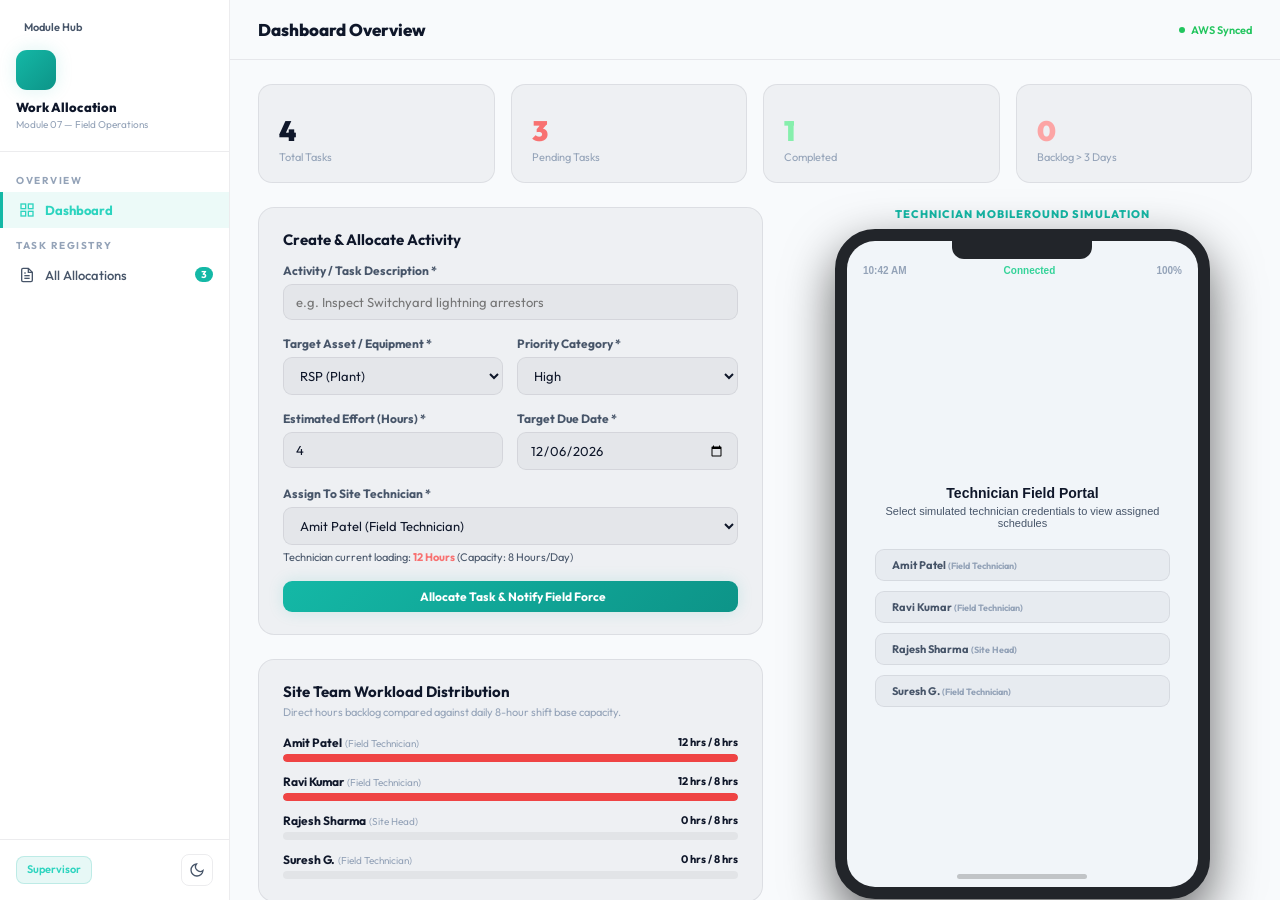
<file: module7/index.html>
<!DOCTYPE html>
<html lang="en" data-theme="light">

<head>
  <meta charset="UTF-8">
  <meta name="viewport" content="width=device-width, initial-scale=1.0">
  <title>Module 7 — Work Allocation Management</title>
  <link rel="preconnect" href="https://fonts.googleapis.com">
  <link href="https://fonts.googleapis.com/css2?family=Outfit:wght@300;400;500;600;700;800;900&display=swap"
    rel="stylesheet">
  <link rel="stylesheet" href="/module7/style.css">
  <link rel="stylesheet" href="https://cdn.hugeicons.com/font/hgi-stroke-rounded.css" />
</head>

<body>

  <!-- SIDEBAR -->
  <aside class="sidebar">
    <div class="brand-sec">
      <a class="brand-back" href="/index.html"><i class="hgi-stroke hgi-arrow-left-01" style="font-size: 14px; vertical-align: middle;"></i> Module Hub</a>
      <div class="brand-logo"><i class="hgi-stroke hgi-task-01"></i></div>
      <div class="brand-title">Work Allocation</div>
      <div class="brand-sub">Module 07 &mdash; Field Operations</div>
    </div>

    <nav class="nav-links">
      <div class="nav-group-label">Overview</div>
      <div class="nav-item active" data-page="overview-page">
        <svg viewBox="0 0 24 24" fill="none" stroke="currentColor" stroke-width="2">
          <rect x="3" y="3" width="7" height="7" />
          <rect x="14" y="3" width="7" height="7" />
          <rect x="14" y="14" width="7" height="7" />
          <rect x="3" y="14" width="7" height="7" />
        </svg>
        Dashboard
      </div>

      <div class="nav-group-label">Task Registry</div>
      <div class="nav-item" data-page="tasks-page">
        <svg viewBox="0 0 24 24" fill="none" stroke="currentColor" stroke-width="2">
          <path d="M14 2H6a2 2 0 0 0-2 2v16a2 2 0 0 0 2 2h12a2 2 0 0 0 2-2V8z" />
          <polyline points="14 2 14 8 20 8" />
          <line x1="16" y1="13" x2="8" y2="13" />
          <line x1="16" y1="17" x2="8" y2="17" />
          <polyline points="10 9 9 9 8 9" />
        </svg>
        All Allocations
        <span class="nav-badge" id="open-tasks-badge">2</span>
      </div>
    </nav>

    <div class="sidebar-footer">
      <span class="role-chip"><i class="hgi-stroke hgi-user" style="font-size: 13px; vertical-align: middle;"></i> Supervisor</span>
      <button class="theme-toggle-btn" id="theme-toggle" title="Toggle Theme"></button>
    </div>
  </aside>

  <!-- MAIN -->
  <div class="main-area">
    <header class="topbar">
      <h2 class="topbar-title" id="page-title">Dashboard Overview</h2>
      <div class="topbar-right">
        <div class="sync-indicator"><span class="sync-dot"></span>AWS Synced</div>
      </div>
    </header>

    <div class="content-area">

      <!-- ===== OVERVIEW PAGE ===== -->
      <div id="overview-page" class="page active">
        <div class="stats-row">
          <div class="stat-card">
            <div class="stat-ico" style="color: var(--primary);"><i class="hgi-stroke hgi-task-02"></i></div>
            <div class="stat-val" id="stat-total">0</div>
            <div class="stat-lbl">Total Tasks</div>
          </div>
          <div class="stat-card">
            <div class="stat-ico" style="color:#f87171;"><i class="hgi-stroke hgi-clock-01"></i></div>
            <div class="stat-val" id="stat-pending" style="color:#f87171;">0</div>
            <div class="stat-lbl">Pending Tasks</div>
          </div>
          <div class="stat-card">
            <div class="stat-ico" style="color:#86efac;"><i class="hgi-stroke hgi-checkmark-circle-02"></i></div>
            <div class="stat-val" id="stat-completed" style="color:#86efac;">0</div>
            <div class="stat-lbl">Completed</div>
          </div>
          <div class="stat-card">
            <div class="stat-ico" style="color:#fca5a5;"><i class="hgi-stroke hgi-alert-01"></i></div>
            <div class="stat-val" id="stat-overdue" style="color:#fca5a5;">0</div>
            <div class="stat-lbl">Backlog &gt; 3 Days</div>
          </div>
        </div>

        <div class="simulator-layout">
          
          <!-- Desk Allocation Panel -->
          <div>
            <!-- Form Card -->
            <div class="glass glass-p" style="margin-bottom:24px;">
              <h3 style="font-size:15px; margin-bottom:14px;"><i class="hgi-stroke hgi-plus-sign-circle"></i> Create &amp; Allocate Activity</h3>
              <form id="assign-task-form" onsubmit="handleAssignTask(event)">
                <div class="form-group">
                  <label class="form-label">Activity / Task Description *</label>
                  <input type="text" class="form-inp" id="task-title" placeholder="e.g. Inspect Switchyard lightning arrestors" required>
                </div>

                <div class="form-row">
                  <div class="form-group">
                    <label class="form-label">Target Asset / Equipment *</label>
                    <select class="form-sel" id="task-asset" required></select>
                  </div>
                  <div class="form-group">
                    <label class="form-label">Priority Category *</label>
                    <select class="form-sel" id="task-priority" required>
                      <option>Critical</option>
                      <option selected>High</option>
                      <option>Medium</option>
                      <option>Low</option>
                    </select>
                  </div>
                </div>

                <div class="form-row">
                  <div class="form-group">
                    <label class="form-label">Estimated Effort (Hours) *</label>
                    <input type="number" class="form-inp" id="task-est-hours" min="1" max="100" value="4" required>
                  </div>
                  <div class="form-group">
                    <label class="form-label">Target Due Date *</label>
                    <input type="date" class="form-inp" id="task-due-date" required>
                  </div>
                </div>

                <div class="form-group">
                  <label class="form-label">Assign To Site Technician *</label>
                  <select class="form-sel" id="task-assignee" onchange="updateAssigneeLoadPreview()" required></select>
                  <div style="font-size: 11px; color: var(--text2); margin-top: 5px;" id="assignee-load-preview">
                    Technician current loading: <strong>0 Hours</strong> (Capacity: 8 Hours/Day)
                  </div>
                </div>

                <button type="submit" class="btn btn-primary" style="width:100%; justify-content:center;">
                  <i class="hgi-stroke hgi-user-add-01"></i> Allocate Task &amp; Notify Field Force
                </button>
              </form>
            </div>

            <!-- Team Workload Panel -->
            <div class="glass glass-p">
              <h3 style="font-size:15px; margin-bottom:4px;"><i class="hgi-stroke hgi-user-group"></i> Site Team Workload Distribution</h3>
              <p style="font-size:11px; color:var(--muted); margin-bottom:16px;">Direct hours backlog compared against daily 8-hour shift base capacity.</p>
              <div id="team-load-container" style="display:flex; flex-direction:column; gap:12px;">
                <!-- Dynamically Rendered Load Bars -->
              </div>
            </div>
          </div>

          <!-- Smartphone Emulator Panel -->
          <div>
            <div style="display:flex; flex-direction:column; align-items:center;">
              <div style="font-family:Outfit,sans-serif; text-transform:uppercase; font-size:11px; font-weight:800; color:var(--primary); letter-spacing:1px; margin-bottom:8px;">
                <i class="hgi-stroke hgi-smart-phone-01"></i> Technician Mobileround Simulation
              </div>
              <div class="phone-emulator">
                <div class="phone-screen">
                  <div class="phone-status-bar">
                    <span>10:42 AM</span>
                    <span style="color:#34d399; font-weight:700;"><i class="hgi-stroke hgi-signal-01"></i> Connected</span>
                    <div class="phone-status-right">
                      <i class="hgi-stroke hgi-wifi-01"></i>
                      <span>100%</span>
                    </div>
                  </div>

                  <div id="mobile-flow-container" style="display:flex; flex-direction:column; flex-grow:1;">
                    <!-- Dynamically Rendered Emulator Screen -->
                  </div>
                </div>
                <div class="phone-home-indicator"></div>
              </div>
            </div>
          </div>

        </div>
      </div>

      <!-- ===== TASK LIST PAGE ===== -->
      <div id="tasks-page" class="page">
        <div class="controls glass glass-p" style="margin-bottom:20px; border-radius:14px;">
          <div style="display:flex; gap:16px; flex:1; flex-wrap:wrap;">
            <div class="search-wrap">
              <svg viewBox="0 0 24 24" fill="none" stroke="currentColor" stroke-width="2"><circle cx="11" cy="11" r="8"></circle><line x1="21" y1="21" x2="16.65" y2="16.65"></line></svg>
              <input type="text" class="search-inp" id="tasks-search" placeholder="Search tasks description or source..." oninput="renderTasksTable()">
            </div>
            <select class="filter-sel" id="tasks-filter-status" onchange="renderTasksTable()">
              <option value="all">All Statuses</option>
              <option value="Open">Open</option>
              <option value="In Progress">In Progress</option>
              <option value="Closed">Closed</option>
            </select>
            <select class="filter-sel" id="tasks-filter-user" onchange="renderTasksTable()">
              <option value="all">All Assignees</option>
            </select>
          </div>
        </div>

        <!-- Desktop Task Table -->
        <div class="glass">
          <div class="tbl-wrap">
            <table>
              <thead>
                <tr>
                  <th>Task Details</th>
                  <th>Asset</th>
                  <th>Source Module</th>
                  <th>Priority</th>
                  <th>Assignee</th>
                  <th>Effort</th>
                  <th>Due Date</th>
                  <th>Status</th>
                </tr>
              </thead>
              <tbody id="tasks-table-body"></tbody>
            </table>
          </div>
        </div>
      </div>

    </div>
  </div>

  <!-- SCRIPTS -->
  <script src="/module7/js/state.js"></script>
  <script src="/module7/app.js"></script>

</body>

</html>
</file>
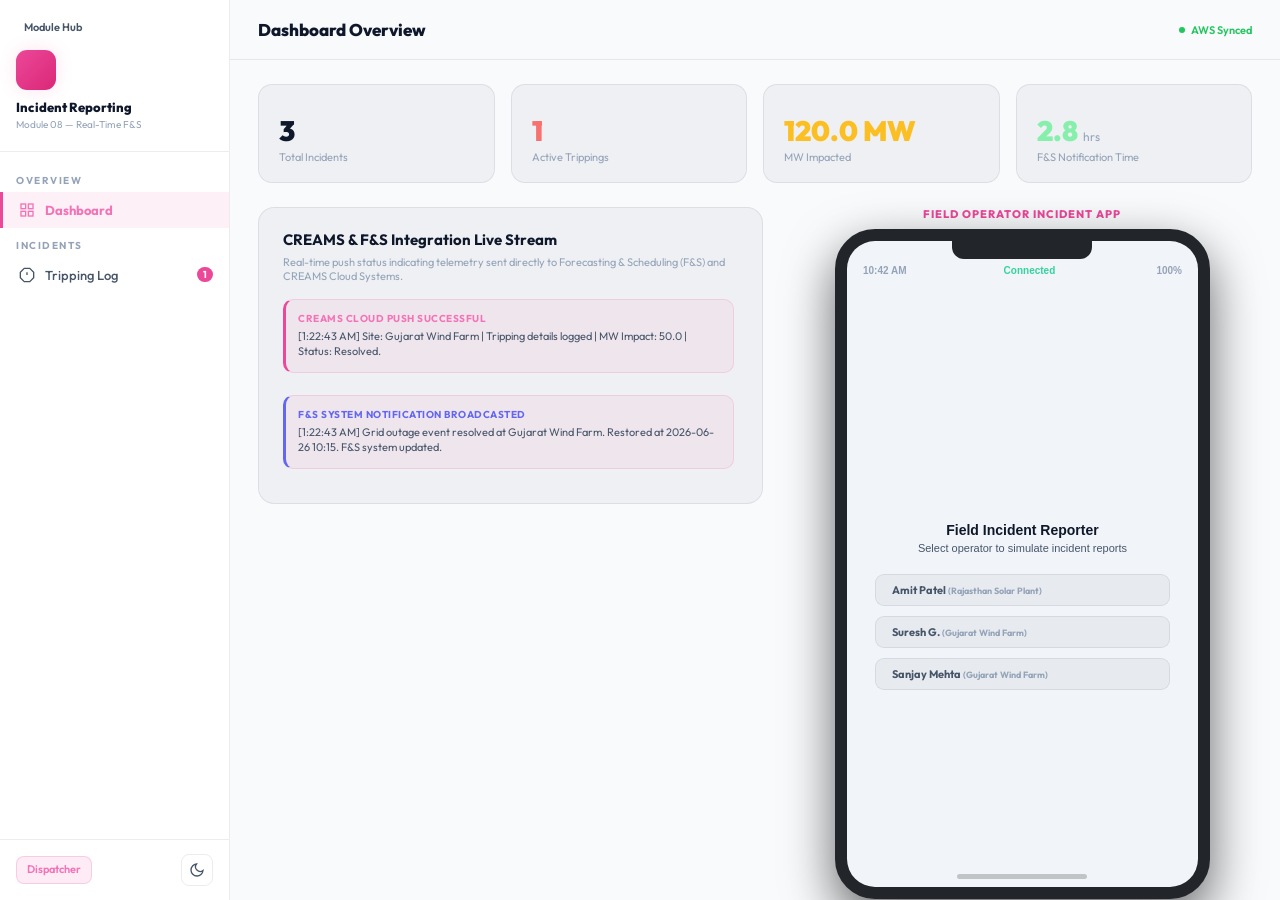
<file: module8/index.html>
<!DOCTYPE html>
<html lang="en" data-theme="light">

<head>
  <meta charset="UTF-8">
  <meta name="viewport" content="width=device-width, initial-scale=1.0">
  <title>Module 8 — Incident Reporting Module</title>
  <link rel="preconnect" href="https://fonts.googleapis.com">
  <link href="https://fonts.googleapis.com/css2?family=Outfit:wght@300;400;500;600;700;800;900&display=swap"
    rel="stylesheet">
  <link rel="stylesheet" href="/module8/style.css">
  <link rel="stylesheet" href="https://cdn.hugeicons.com/font/hgi-stroke-rounded.css" />
</head>

<body>

  <!-- SIDEBAR -->
  <aside class="sidebar">
    <div class="brand-sec">
      <a class="brand-back" href="/index.html"><i class="hgi-stroke hgi-arrow-left-01" style="font-size: 14px; vertical-align: middle;"></i> Module Hub</a>
      <div class="brand-logo"><i class="hgi-stroke hgi-alert-02"></i></div>
      <div class="brand-title">Incident Reporting</div>
      <div class="brand-sub">Module 08 &mdash; Real-Time F&amp;S</div>
    </div>

    <nav class="nav-links">
      <div class="nav-group-label">Overview</div>
      <div class="nav-item active" data-page="overview-page">
        <svg viewBox="0 0 24 24" fill="none" stroke="currentColor" stroke-width="2">
          <rect x="3" y="3" width="7" height="7" />
          <rect x="14" y="3" width="7" height="7" />
          <rect x="14" y="14" width="7" height="7" />
          <rect x="3" y="14" width="7" height="7" />
        </svg>
        Dashboard
      </div>

      <div class="nav-group-label">Incidents</div>
      <div class="nav-item" data-page="incidents-page">
        <svg viewBox="0 0 24 24" fill="none" stroke="currentColor" stroke-width="2">
          <polygon points="7.86 2 16.14 2 22 7.86 22 16.14 16.14 22 7.86 22 2 16.14 2 7.86 7.86 2" />
          <line x1="12" y1="8" x2="12" y2="12" />
          <line x1="12" y1="16" x2="12.01" y2="16" />
        </svg>
        Tripping Log
        <span class="nav-badge" id="active-incident-badge">1</span>
      </div>
    </nav>

    <div class="sidebar-footer">
      <span class="role-chip"><i class="hgi-stroke hgi-user" style="font-size: 13px; vertical-align: middle;"></i> Dispatcher</span>
      <button class="theme-toggle-btn" id="theme-toggle" title="Toggle Theme"></button>
    </div>
  </aside>

  <!-- MAIN -->
  <div class="main-area">
    <header class="topbar">
      <h2 class="topbar-title" id="page-title">Dashboard Overview</h2>
      <div class="topbar-right">
        <div class="sync-indicator"><span class="sync-dot"></span>AWS Synced</div>
      </div>
    </header>

    <div class="content-area">

      <!-- ===== OVERVIEW PAGE ===== -->
      <div id="overview-page" class="page active">
        <div class="stats-row">
          <div class="stat-card">
            <div class="stat-ico" style="color: var(--primary);"><i class="hgi-stroke hgi-database"></i></div>
            <div class="stat-val" id="stat-total">0</div>
            <div class="stat-lbl">Total Incidents</div>
          </div>
          <div class="stat-card">
            <div class="stat-ico" style="color:#f87171;"><i class="hgi-stroke hgi-flash-off"></i></div>
            <div class="stat-val" id="stat-active" style="color:#f87171;">0</div>
            <div class="stat-lbl">Active Trippings</div>
          </div>
          <div class="stat-card">
            <div class="stat-ico" style="color:#fbbf24;"><i class="hgi-stroke hgi-energy"></i></div>
            <div class="stat-val" id="stat-mw" style="color:#fbbf24;">0</div>
            <div class="stat-lbl">MW Impacted</div>
          </div>
          <div class="stat-card">
            <div class="stat-ico" style="color:#86efac;"><i class="hgi-stroke hgi-clock-02"></i></div>
            <div class="stat-val" id="stat-mttr" style="color:#86efac;">2.8 <span style="font-size:12px; font-weight:400; color:var(--muted);">hrs</span></div>
            <div class="stat-lbl">F&amp;S Notification Time</div>
          </div>
        </div>

        <div class="simulator-layout">
          
          <!-- Integration Status Box -->
          <div>
            <!-- F&S and CREAMS Realtime Notifications -->
            <div class="glass glass-p" style="margin-bottom:24px;">
              <h3 style="font-size:15px; margin-bottom:6px;"><i class="hgi-stroke hgi-direction-left"></i> CREAMS &amp; F&amp;S Integration Live Stream</h3>
              <p style="font-size:11px; color:var(--muted); margin-bottom:16px;">Real-time push status indicating telemetry sent directly to Forecasting &amp; Scheduling (F&amp;S) and CREAMS Cloud Systems.</p>
              
              <div id="integration-log-stream" style="display:flex; flex-direction:column; gap:10px; max-height:430px; overflow-y:auto; padding-right:4px;">
                <!-- Realtime integrations log stream -->
              </div>
            </div>
          </div>

          <!-- Smartphone Emulator Panel -->
          <div>
            <div style="display:flex; flex-direction:column; align-items:center;">
              <div style="font-family:Outfit,sans-serif; text-transform:uppercase; font-size:11px; font-weight:800; color:var(--primary); letter-spacing:1px; margin-bottom:8px;">
                <i class="hgi-stroke hgi-smart-phone-01"></i> Field Operator Incident App
              </div>
              <div class="phone-emulator">
                <div class="phone-screen">
                  <div class="phone-status-bar">
                    <span>10:42 AM</span>
                    <span style="color:#34d399; font-weight:700;"><i class="hgi-stroke hgi-signal-01"></i> Connected</span>
                    <div class="phone-status-right">
                      <i class="hgi-stroke hgi-wifi-01"></i>
                      <span>100%</span>
                    </div>
                  </div>

                  <div id="mobile-flow-container" style="display:flex; flex-direction:column; flex-grow:1;">
                    <!-- Dynamically Rendered Emulator Screen -->
                  </div>
                </div>
                <div class="phone-home-indicator"></div>
              </div>
            </div>
          </div>

        </div>
      </div>

      <!-- ===== INCIDENTS PAGE ===== -->
      <div id="incidents-page" class="page">
        <div class="controls glass glass-p" style="margin-bottom:20px; border-radius:14px;">
          <div style="display:flex; gap:16px; flex:1; flex-wrap:wrap;">
            <div class="search-wrap">
              <svg viewBox="0 0 24 24" fill="none" stroke="currentColor" stroke-width="2"><circle cx="11" cy="11" r="8"></circle><line x1="21" y1="21" x2="16.65" y2="16.65"></line></svg>
              <input type="text" class="search-inp" id="incidents-search" placeholder="Search incidents by equipment or site..." oninput="renderIncidentsTable()">
            </div>
            <select class="filter-sel" id="incidents-filter-status" onchange="renderIncidentsTable()">
              <option value="all">All Statuses</option>
              <option value="Active">Active</option>
              <option value="Resolved">Resolved</option>
            </select>
          </div>
        </div>

        <!-- Desktop Incident Table -->
        <div class="glass">
          <div class="tbl-wrap">
            <table>
              <thead>
                <tr>
                  <th>Site Name</th>
                  <th>Equipment Type</th>
                  <th>Equipment Name</th>
                  <th>MW Impact</th>
                  <th>Start Time</th>
                  <th>Expected Downtime</th>
                  <th>Restoration Time</th>
                  <th>Status</th>
                  <th>Action</th>
                </tr>
              </thead>
              <tbody id="incidents-table-body"></tbody>
            </table>
          </div>
        </div>
      </div>

    </div>
  </div>

  <!-- Update Modal -->
  <div class="modal-overlay" id="update-restoration-modal">
    <div class="modal">
      <div class="modal-header">
        <span class="modal-title"><i class="hgi-stroke hgi-location-01"></i> Update Restoration Time</span>
        <button class="modal-close" onclick="hideModal('update-restoration-modal')"><i class="hgi-stroke hgi-cancel-01"></i></button>
      </div>
      <div class="modal-body">
        <input type="hidden" id="edit-incident-id">
        <div class="form-group">
          <label class="form-label">Incident Start Time</label>
          <input type="text" class="form-inp" id="edit-start-time" readonly>
        </div>
        <div class="form-row">
          <div class="form-group">
            <label class="form-label">New Expected Downtime (HH:MM) *</label>
            <input type="text" class="form-inp" id="edit-downtime" placeholder="e.g. 02:30" required>
          </div>
          <div class="form-group">
            <label class="form-label">Status *</label>
            <select class="form-sel" id="edit-status" onchange="toggleEditActualTime()">
              <option value="Active">Active</option>
              <option value="Resolved">Resolved &amp; Restore</option>
            </select>
          </div>
        </div>
        <div class="form-group" id="edit-actual-group" style="display:none;">
          <label class="form-label">Actual Restoration Time (Local) *</label>
          <input type="datetime-local" class="form-inp" id="edit-actual-time">
        </div>
        <div class="form-group">
          <label class="form-label">Remarks / Updates *</label>
          <textarea class="form-textarea" id="edit-remarks" required></textarea>
        </div>
      </div>
      <div class="modal-footer">
        <button class="btn btn-secondary" onclick="hideModal('update-restoration-modal')">Cancel</button>
        <button class="btn btn-primary" onclick="saveIncidentUpdate()">Update &amp; Broadcast</button>
      </div>
    </div>
  </div>

  <!-- SCRIPTS -->
  <script src="/module8/js/state.js"></script>
  <script src="/module8/app.js"></script>

</body>

</html>
</file>
<file: module2/style.css>
/* ===== DESIGN TOKENS ===== */
:root {
  --primary: #ef4444;
  --primary-d: #dc2626;
  --primary-l: #f87171;
  --accent: #f59e0b;
  --success: #22c55e;
  --info: #06b6d4;
  --purple: #a855f7;
  --indigo: #6366f1;
  --bg: #0a0d14;
  --sidebar-bg: #0d1018;
  --surface: rgba(255,255,255,0.04);
  --surface-h: rgba(255,255,255,0.07);
  --border: rgba(255,255,255,0.08);
  --border-h: rgba(255,255,255,0.16);
  --text: #f0f4ff;
  --text2: #94a3b8;
  --muted: #64748b;
  --glow: rgba(239,68,68,0.3);
}

[data-theme="light"] {
  --bg: #f8fafc;
  --sidebar-bg: #ffffff;
  --surface: rgba(15, 23, 42, 0.04);
  --surface-h: rgba(15, 23, 42, 0.08);
  --border: rgba(15, 23, 42, 0.08);
  --border-h: rgba(15, 23, 42, 0.16);
  --text: #0f172a;
  --text2: #475569;
  --muted: #94a3b8;
  --glow: rgba(239, 68, 68, 0.15);
}

* { margin:0; padding:0; box-sizing:border-box; }

body { 
  font-family:Outfit,sans-serif; 
  background:var(--bg); 
  color:var(--text); 
  display:flex; 
  height:100vh; 
  overflow:hidden;
  transition: background-color 0.25s ease, color 0.25s ease;
}

aside, main, header, .glass, .stat-card, .btn, .form-inp, .form-sel, .form-textarea, select, option, .topbar {
  transition: background-color 0.25s ease, border-color 0.25s ease, color 0.25s ease;
}

/* ===== DROPDOWNS THEME FIX ===== */
select, select option, .form-sel option, .filter-sel option {
  background-color: var(--sidebar-bg);
  color: var(--text);
}

/* ===== SIDEBAR ===== */
.sidebar {
  width: 230px; flex-shrink:0; background:var(--sidebar-bg);
  border-right:1px solid var(--border); display:flex; flex-direction:column; height:100vh; overflow-y:auto;
  -ms-overflow-style: none;  /* IE and Edge */
  scrollbar-width: none;  /* Firefox */
}
.sidebar::-webkit-scrollbar {
  display: none;
}
.brand-sec { padding:20px 16px; border-bottom:1px solid var(--border); }
.brand-back { display:flex; align-items:center; gap:8px; color:var(--text2); font-size:11px; font-weight:600; cursor:pointer; margin-bottom:16px; text-decoration:none; transition:color .2s; }
.brand-back:hover { color:var(--text); }
.brand-logo { width:40px; height:40px; border-radius:11px; background:linear-gradient(135deg,var(--primary),#dc2626); display:flex; align-items:center; justify-content:center; font-size:18px; box-shadow:0 0 18px var(--glow); }
.brand-title { font-size:13px; font-weight:800; line-height:1.2; margin-top:10px; }
.brand-sub { font-size:10px; color:var(--muted); margin-top:2px; }
.nav-links { padding:12px 0; flex:1; }
.nav-group-label { font-size:10px; font-weight:700; color:var(--muted); letter-spacing:1.5px; text-transform:uppercase; padding:10px 16px 4px; }
.nav-item {
  display:flex; align-items:center; gap:10px; padding:10px 16px; cursor:pointer;
  font-size:13px; font-weight:500; color:var(--text2); transition:all .2s; border-left:3px solid transparent; margin:1px 0;
}
.nav-item:hover { color:var(--text); background:var(--surface); }
.nav-item.active { color:var(--primary-l); background:rgba(239,68,68,.08); border-left-color:var(--primary); font-weight:700; }
.nav-item svg { width:16px; height:16px; flex-shrink:0; }
.nav-badge { margin-left:auto; font-size:10px; font-weight:700; background:var(--primary); color:#fff; border-radius:8px; padding:1px 6px; }
.sidebar-footer { padding:14px 16px; border-top:1px solid var(--border); display: flex; align-items: center; justify-content: space-between; }
.role-chip { font-size:11px; font-weight:600; padding:5px 10px; border-radius:8px; background:rgba(239,68,68,.1); color:var(--primary-l); border:1px solid rgba(239,68,68,.2); }

/* Theme toggle button styling matches Module 1 */
.theme-toggle-btn {
  background: none;
  border: 1px solid var(--border);
  border-radius: 8px;
  width: 32px;
  height: 32px;
  display: flex;
  align-items: center;
  justify-content: center;
  color: var(--text2);
  cursor: pointer;
  transition: all 0.15s ease;
}
.theme-toggle-btn:hover {
  color: var(--text);
  border-color: var(--text2);
  background-color: var(--surface);
}

/* ===== MAIN AREA ===== */
.main-area { flex:1; display:flex; flex-direction:column; overflow:hidden; }
.topbar {
  display:flex; align-items:center; justify-content:space-between;
  padding:0 28px; height:60px; border-bottom:1px solid var(--border);
  background:var(--bg); backdrop-filter:blur(10px); flex-shrink:0;
}
.topbar-title { font-size:17px; font-weight:800; }
.topbar-right { display:flex; align-items:center; gap:12px; }
.sync-indicator { display:flex; align-items:center; gap:6px; font-size:11px; color:var(--success); font-weight:600; }
.sync-dot { width:6px; height:6px; border-radius:50%; background:var(--success); animation:pd 2s ease-in-out infinite; }
@keyframes pd { 0%,100%{opacity:1}50%{opacity:.3} }
.btn { display:inline-flex; align-items:center; gap:6px; padding:8px 16px; border-radius:9px; font-size:12px; font-weight:700; border:none; cursor:pointer; font-family:Outfit,sans-serif; transition:all .2s; }
.btn-primary { background:linear-gradient(135deg,var(--primary),var(--primary-d)); color:#fff; box-shadow:0 0 16px var(--glow); }
.btn-primary:hover { transform:translateY(-1px); box-shadow:0 4px 22px var(--glow); }
.btn-secondary { background:var(--surface); color:var(--text2); border:1px solid var(--border); }
.btn-secondary:hover { background:var(--surface-h); color:var(--text); border-color:var(--border-h); }
.btn-sm { padding:5px 12px; font-size:11px; }
.btn-danger { background:rgba(239,68,68,.12); color:var(--primary-l); border:1px solid rgba(239,68,68,.2); }
.btn-danger:hover { background:rgba(239,68,68,.2); }
.btn-success { background:rgba(34,197,94,.12); color:#86efac; border:1px solid rgba(34,197,94,.2); }

/* ===== PAGE CONTENT ===== */
.content-area { flex:1; overflow-y:auto; padding:24px 28px; }
.page { display:none; }
.page.active { display:block; }

/* ===== GLASS CARDS ===== */
.glass { background:var(--surface); border:1px solid var(--border); border-radius:16px; }
.glass-p { padding:22px 24px; }

/* ===== STAT CARDS ===== */
.stats-row { display:grid; grid-template-columns:repeat(4,1fr); gap:16px; margin-bottom:24px; }
.stat-card { background:var(--surface); border:1px solid var(--border); border-radius:14px; padding:18px 20px; transition:all .2s; }
.stat-card:hover { border-color:var(--border-h); }
.stat-ico { font-size:22px; margin-bottom:10px; }
.stat-val { font-size:28px; font-weight:900; }
.stat-lbl { font-size:11px; color:var(--muted); margin-top:2px; }

/* ===== TABLE ===== */
.tbl-wrap { overflow-x:auto; border-radius:12px; }
table { width:100%; border-collapse:collapse; font-size:12px; }
thead th { background:rgba(255,255,255,.03); padding:10px 14px; text-align:left; color:var(--muted); font-weight:700; font-size:11px; letter-spacing:.5px; border-bottom:1px solid var(--border); }
[data-theme="light"] thead th { background: rgba(0,0,0, .03); }
tbody td { padding:11px 14px; border-bottom:1px solid rgba(255,255,255,.04); color:var(--text2); vertical-align:middle; }
[data-theme="light"] tbody td { border-bottom: 1px solid rgba(0,0,0, .04); }
tbody tr:hover td { background:var(--surface-h); color:var(--text); }
.badge { font-size:10px; font-weight:700; padding:3px 9px; border-radius:8px; }
.badge-critical { background:rgba(239,68,68,.15); color:#fca5a5; border:1px solid rgba(239,68,68,.2); }
.badge-high { background:rgba(245,158,11,.15); color:#fde68a; border:1px solid rgba(245,158,11,.2); }
.badge-medium { background:rgba(99,102,241,.15); color:#c4b5fd; border:1px solid rgba(99,102,241,.2); }
.badge-low { background:rgba(100,116,139,.15); color:#94a3b8; border:1px solid rgba(100,116,139,.2); }
.badge-open { background:rgba(239,68,68,.12); color:#f87171; }
.badge-closed { background:rgba(34,197,94,.12); color:#86efac; }
.badge-inprogress { background:rgba(245,158,11,.12); color:#fcd34d; }

/* ===== CONTROLS ===== */
.controls { display:flex; gap:10px; align-items:center; margin-bottom:20px; flex-wrap:wrap; }
.search-wrap { position:relative; flex:1; min-width:200px; }
.search-wrap svg { position:absolute; left:10px; top:50%; transform:translateY(-50%); color:var(--muted); width:14px; height:14px; }
.search-inp { width:100%; padding:9px 12px 9px 34px; background:var(--surface); border:1px solid var(--border); border-radius:9px; color:var(--text); font-family:Outfit,sans-serif; font-size:13px; }
.search-inp:focus { outline:none; border-color:var(--primary); }
.filter-sel { padding:8px 12px; background:var(--surface); border:1px solid var(--border); border-radius:9px; color:var(--text2); font-family:Outfit,sans-serif; font-size:12px; }
.filter-sel:focus { outline:none; border-color:var(--primary); }

/* ===== FORM ELEMENTS ===== */
.form-group { margin-bottom:16px; }
.form-label { font-size:12px; font-weight:700; color:var(--text2); display:block; margin-bottom:6px; }
.form-inp { width:100%; padding:9px 12px; background:var(--surface); border:1px solid var(--border); border-radius:9px; color:var(--text); font-family:Outfit,sans-serif; font-size:13px; }
.form-inp:focus { outline:none; border-color:var(--primary); }
.form-sel { width:100%; padding:9px 12px; background:var(--surface); border:1px solid var(--border); border-radius:9px; color:var(--text); font-family:Outfit,sans-serif; font-size:13px; }
.form-sel:focus { outline:none; border-color:var(--primary); }
.form-textarea { width:100%; padding:9px 12px; background:var(--surface); border:1px solid var(--border); border-radius:9px; color:var(--text); font-family:Outfit,sans-serif; font-size:13px; resize:vertical; min-height:80px; }
.form-row { display:grid; grid-template-columns:1fr 1fr; gap:14px; }
.form-row-3 { display:grid; grid-template-columns:1fr 1fr 1fr; gap:14px; }

/* ===== MODAL ===== */
.modal-overlay { display:none; position:fixed; inset:0; background:rgba(0,0,0,.6); backdrop-filter:blur(4px); z-index:100; align-items:center; justify-content:center; }
.modal-overlay.open { display:flex; }
.modal { background:var(--bg); border:1px solid var(--border-h); border-radius:18px; width:90%; max-width:680px; max-height:90vh; overflow:hidden; display:flex; flex-direction:column; }
.modal-header { display:flex; align-items:center; justify-content:space-between; padding:18px 22px; border-bottom:1px solid var(--border); flex-shrink:0; }
.modal-title { font-size:16px; font-weight:800; }
.modal-close { background:none; border:none; color:var(--muted); cursor:pointer; padding:4px; border-radius:6px; }
.modal-close:hover { color:var(--text); background:var(--surface-h); }
.modal-body { padding:22px; overflow-y:auto; flex:1; }
.modal-footer { padding:16px 22px; border-top:1px solid var(--border); display:flex; gap:10px; justify-content:flex-end; flex-shrink:0; }

/* ===== ASSET TREE ===== */
.asset-tree { font-size:13px; }
.tree-node { padding:4px 0; }
.tree-branch { margin-left:24px; border-left:1px solid var(--border); padding-left:14px; }
.tree-item { display:flex; align-items:center; gap:8px; padding:7px 10px; border-radius:8px; cursor:pointer; transition:all .2s; }
.tree-item:hover { background:var(--surface-h); }
.tree-item.selected { background:rgba(239,68,68,.08); color:var(--primary-l); }
.tree-toggle { font-size:10px; color:var(--muted); width:14px; text-align:center; }
.tree-ico { font-size:14px; }
.tree-lbl { font-size:12px; font-weight:600; color:var(--text); }
.tree-type { font-size:10px; color:var(--muted); margin-left:auto; }

/* ===== DASHBOARD GRID ===== */
.dash-grid { display:grid; grid-template-columns:1fr 1fr; gap:20px; }
.dash-grid-3 { display:grid; grid-template-columns:1fr 1fr 1fr; gap:16px; }

/* ===== TREND BAR ===== */
.mini-bar { display:flex; align-items:flex-end; gap:3px; height:40px; }
.bar-col { background:var(--primary); border-radius:3px 3px 0 0; min-width:8px; transition:height .3s; opacity:.7; }

/* ===== PHOTO UPLOAD ===== */
.photo-drop { border:2px dashed var(--border); border-radius:12px; padding:24px; text-align:center; cursor:pointer; transition:all .2s; }
.photo-drop:hover { border-color:var(--primary); background:rgba(239,68,68,.04); }
.photo-drop-ico { font-size:28px; margin-bottom:8px; }
.photo-drop-txt { font-size:12px; color:var(--muted); }

/* ===== TABS ===== */
.tab-row { display:flex; gap:4px; border-bottom:1px solid var(--border); margin-bottom:20px; }
.tab-btn { padding:9px 16px; font-size:12px; font-weight:600; color:var(--muted); cursor:pointer; border-bottom:2px solid transparent; transition:all .2s; }
.tab-btn.active { color:var(--primary-l); border-bottom-color:var(--primary); }
.tab-pane { display:none; }
.tab-pane.active { display:block; }

/* ===== SECTION TITLES ===== */
.sec-title { font-size:16px; font-weight:800; margin-bottom:6px; }
.sec-sub { font-size:12px; color:var(--muted); margin-bottom:18px; }

/* CHART CANVAS */
.chart-container { position:relative; height:160px; display:flex; align-items:flex-end; gap:6px; padding:0 8px; }
.chart-bar-wrap { flex:1; display:flex; flex-direction:column; align-items:center; gap:4px; }
.chart-bar { width:100%; background:linear-gradient(to top,var(--primary),rgba(239,68,68,.3)); border-radius:4px 4px 0 0; transition:height .5s ease; min-height:4px; }
.chart-label { font-size:9px; color:var(--muted); }

/* Custom tables (e.g. in adoption) */
.custom-table {
  width: 100%;
  border-collapse: collapse;
}
.custom-table th {
  text-align: left;
  padding: 8px;
  border-bottom: 1px solid var(--border);
  color: var(--muted);
  font-size: 11px;
}
.custom-table td {
  padding: 8px;
  border-bottom: 1px solid rgba(255,255,255,0.02);
}
[data-theme="light"] .custom-table td {
  border-bottom: 1px solid rgba(0,0,0,0.02);
}

/* --- Smartphone Emulator Container & Layout --- */
.simulator-layout {
  display: grid;
  grid-template-columns: 1fr 1.1fr;
  gap: 30px;
  align-items: start;
}

.phone-emulator {
  width: 100%;
  max-width: 375px;
  height: 670px;
  background-color: #0b0e14;
  border: 12px solid #22252a;
  border-radius: 40px;
  box-shadow: 0 20px 50px rgba(0,0,0,0.6), inset 0 0 10px rgba(0,0,0,0.8);
  position: relative;
  display: flex;
  flex-direction: column;
  overflow: hidden;
  margin: 0 auto;
  font-family: -apple-system, BlinkMacSystemFont, "Segoe UI", Roboto, Helvetica;
}

/* Top Notch Indicator */
.phone-emulator::before {
  content: "";
  position: absolute;
  top: 0;
  left: 50%;
  transform: translateX(-50%);
  width: 140px;
  height: 18px;
  background-color: #22252a;
  border-bottom-left-radius: 12px;
  border-bottom-right-radius: 12px;
  z-index: 105;
}

/* Phone Screen Container */
.phone-screen {
  flex-grow: 1;
  display: flex;
  flex-direction: column;
  background-color: #121620;
  color: #e2e8f0;
  overflow-y: auto;
  position: relative;
  padding: 24px 16px 20px 16px;
  -ms-overflow-style: none;  /* IE and Edge */
  scrollbar-width: none;  /* Firefox */
}

/* Hide scrollbar for Chrome, Safari and Opera */
.phone-screen::-webkit-scrollbar {
  display: none;
}

[data-theme="light"] .phone-screen {
  background-color: #f1f5f9;
  color: #0f172a;
}

/* Phone Status Bar */
.phone-status-bar {
  display: flex;
  justify-content: space-between;
  font-size: 11px;
  font-weight: 600;
  color: #a0aec0;
  margin-bottom: 12px;
  padding: 0 4px;
}

[data-theme="light"] .phone-status-bar {
  color: #64748b;
}

.phone-status-right {
  display: flex;
  align-items: center;
  gap: 6px;
}

/* Phone Home Indicator Bar */
.phone-home-indicator {
  width: 120px;
  height: 4px;
  background-color: #4a5568;
  border-radius: 2px;
  position: absolute;
  bottom: 6px;
  left: 50%;
  transform: translateX(-50%);
  z-index: 105;
}

[data-theme="light"] .phone-home-indicator {
  background-color: #94a3b8;
}

.phone-title {
  font-size: 16px;
  font-weight: 700;
  color: #fff;
  margin-bottom: 2px;
}

[data-theme="light"] .phone-title {
  color: #0f172a;
}

.phone-subtitle {
  font-size: 11px;
  color: #718096;
}

[data-theme="light"] .phone-subtitle {
  color: #475569;
}

.ffa-title {
  font-family: Outfit, sans-serif;
  letter-spacing: 0.5px;
  text-transform: uppercase;
}

@media (max-width: 768px) {
  .simulator-layout {
    grid-template-columns: 1fr;
  }
}
</file>
<file: module3/style.css>
/* ===== DESIGN TOKENS ===== */
:root {
  --primary: #22c55e;
  --primary-d: #15803d;
  --primary-l: #4ade80;
  --accent: #f59e0b;
  --success: #22c55e;
  --info: #06b6d4;
  --purple: #a855f7;
  --indigo: #6366f1;
  --bg: #0a0d14;
  --sidebar-bg: #0d1018;
  --surface: rgba(255,255,255,0.04);
  --surface-h: rgba(255,255,255,0.07);
  --border: rgba(255,255,255,0.08);
  --border-h: rgba(255,255,255,0.16);
  --text: #f0f4ff;
  --text2: #94a3b8;
  --muted: #64748b;
  --glow: rgba(34,197,94,0.3);
}

[data-theme="light"] {
  --bg: #f8fafc;
  --sidebar-bg: #ffffff;
  --surface: rgba(15, 23, 42, 0.04);
  --surface-h: rgba(15, 23, 42, 0.08);
  --border: rgba(15, 23, 42, 0.08);
  --border-h: rgba(15, 23, 42, 0.16);
  --text: #0f172a;
  --text2: #475569;
  --muted: #94a3b8;
  --glow: rgba(34, 197, 94, 0.15);
}

* { margin:0; padding:0; box-sizing:border-box; }

body { 
  font-family:Outfit,sans-serif; 
  background:var(--bg); 
  color:var(--text); 
  display:flex; 
  height:100vh; 
  overflow:hidden;
  transition: background-color 0.25s ease, color 0.25s ease;
}

aside, main, header, .glass, .stat-card, .btn, .form-inp, .form-sel, .form-textarea, select, option, .topbar {
  transition: background-color 0.25s ease, border-color 0.25s ease, color 0.25s ease;
}

/* ===== DROPDOWNS THEME FIX ===== */
select, select option, .form-sel option, .filter-sel option {
  background-color: var(--sidebar-bg);
  color: var(--text);
}

/* ===== SIDEBAR ===== */
.sidebar {
  width: 230px; flex-shrink:0; background:var(--sidebar-bg);
  border-right:1px solid var(--border); display:flex; flex-direction:column; height:100vh; overflow-y:auto;
}
.brand-sec { padding:20px 16px; border-bottom:1px solid var(--border); }
.brand-back { display:flex; align-items:center; gap:8px; color:var(--text2); font-size:11px; font-weight:600; cursor:pointer; margin-bottom:16px; text-decoration:none; transition:color .2s; }
.brand-back:hover { color:var(--text); }
.brand-logo { width:40px; height:40px; border-radius:11px; background:linear-gradient(135deg,var(--primary),#15803d); display:flex; align-items:center; justify-content:center; font-size:18px; box-shadow:0 0 18px var(--glow); }
.brand-title { font-size:13px; font-weight:800; line-height:1.2; margin-top:10px; }
.brand-sub { font-size:10px; color:var(--muted); margin-top:2px; }
.nav-links { padding:12px 0; flex:1; }
.nav-group-label { font-size:10px; font-weight:700; color:var(--muted); letter-spacing:1.5px; text-transform:uppercase; padding:10px 16px 4px; }
.nav-item {
  display:flex; align-items:center; gap:10px; padding:10px 16px; cursor:pointer;
  font-size:13px; font-weight:500; color:var(--text2); transition:all .2s; border-left:3px solid transparent; margin:1px 0;
}
.nav-item:hover { color:var(--text); background:var(--surface); }
.nav-item.active { color:var(--primary-l); background:rgba(34,197,94,.08); border-left-color:var(--primary); font-weight:700; }
.nav-item svg { width:16px; height:16px; flex-shrink:0; }
.nav-badge { margin-left:auto; font-size:10px; font-weight:700; background:var(--primary); color:#fff; border-radius:8px; padding:1px 6px; }
.sidebar-footer { padding:14px 16px; border-top:1px solid var(--border); display: flex; align-items: center; justify-content: space-between; }
.role-chip { font-size:11px; font-weight:600; padding:5px 10px; border-radius:8px; background:rgba(34,197,94,.1); color:var(--primary-l); border:1px solid rgba(34,197,94,.2); }

.theme-toggle-btn {
  background: none;
  border: 1px solid var(--border);
  border-radius: 8px;
  width: 32px;
  height: 32px;
  display: flex;
  align-items: center;
  justify-content: center;
  color: var(--text2);
  cursor: pointer;
  transition: all 0.15s ease;
}
.theme-toggle-btn:hover {
  color: var(--text);
  border-color: var(--text2);
  background-color: var(--surface);
}

/* ===== MAIN AREA ===== */
.main-area { flex:1; display:flex; flex-direction:column; overflow:hidden; }
.topbar {
  display:flex; align-items:center; justify-content:space-between;
  padding:0 28px; height:60px; border-bottom:1px solid var(--border);
  background:var(--bg); backdrop-filter:blur(10px); flex-shrink:0;
}
.topbar-title { font-size:17px; font-weight:800; }
.topbar-right { display:flex; align-items:center; gap:12px; }
.sync-indicator { display:flex; align-items:center; gap:6px; font-size:11px; color:var(--success); font-weight:600; }
.sync-dot { width:6px; height:6px; border-radius:50%; background:var(--success); animation:pd 2s ease-in-out infinite; }
@keyframes pd { 0%,100%{opacity:1}50%{opacity:.3} }
.btn { display:inline-flex; align-items:center; gap:6px; padding:8px 16px; border-radius:9px; font-size:12px; font-weight:700; border:none; cursor:pointer; font-family:Outfit,sans-serif; transition:all .2s; }
.btn-primary { background:linear-gradient(135deg,var(--primary),var(--primary-d)); color:#fff; box-shadow:0 0 16px var(--glow); }
.btn-primary:hover { transform:translateY(-1px); box-shadow:0 4px 22px var(--glow); }
.btn-secondary { background:var(--surface); color:var(--text2); border:1px solid var(--border); }
.btn-secondary:hover { background:var(--surface-h); color:var(--text); border-color:var(--border-h); }
.btn-sm { padding:5px 12px; font-size:11px; }
.btn-danger { background:rgba(239,68,68,.12); color:#f87171; border:1px solid rgba(239,68,68,.2); }
.btn-danger:hover { background:rgba(239,68,68,.2); }
.btn-success { background:rgba(34,197,94,.12); color:#86efac; border:1px solid rgba(34,197,94,.2); }

/* ===== PAGE CONTENT ===== */
.content-area { flex:1; overflow-y:auto; padding:24px 28px; }
.page { display:none; }
.page.active { display:block; }

/* ===== GLASS CARDS ===== */
.glass { background:var(--surface); border:1px solid var(--border); border-radius:16px; }
.glass-p { padding:22px 24px; }

/* ===== STAT CARDS ===== */
.stats-row { display:grid; grid-template-columns:repeat(4,1fr); gap:16px; margin-bottom:24px; }
.stat-card { background:var(--surface); border:1px solid var(--border); border-radius:14px; padding:18px 20px; transition:all .2s; }
.stat-card:hover { border-color:var(--border-h); }
.stat-ico { font-size:22px; margin-bottom:10px; }
.stat-val { font-size:28px; font-weight:900; }
.stat-lbl { font-size:11px; color:var(--muted); margin-top:2px; }

/* ===== TABLE ===== */
.tbl-wrap { overflow-x:auto; border-radius:12px; }
table { width:100%; border-collapse:collapse; font-size:12px; }
thead th { background:rgba(255,255,255,.03); padding:10px 14px; text-align:left; color:var(--muted); font-weight:700; font-size:11px; letter-spacing:.5px; border-bottom:1px solid var(--border); }
[data-theme="light"] thead th { background: rgba(0,0,0, .03); }
tbody td { padding:11px 14px; border-bottom:1px solid rgba(255,255,255,.04); color:var(--text2); vertical-align:middle; }
[data-theme="light"] tbody td { border-bottom: 1px solid rgba(0,0,0, .04); }
tbody tr:hover td { background:var(--surface-h); color:var(--text); }
.badge { font-size:10px; font-weight:700; padding:3px 9px; border-radius:8px; }
.badge-critical { background:rgba(239,68,68,.15); color:#fca5a5; border:1px solid rgba(239,68,68,.2); }
.badge-high { background:rgba(245,158,11,.15); color:#fde68a; border:1px solid rgba(245,158,11,.2); }
.badge-medium { background:rgba(99,102,241,.15); color:#c4b5fd; border:1px solid rgba(99,102,241,.2); }
.badge-low { background:rgba(100,116,139,.15); color:#94a3b8; border:1px solid rgba(100,116,139,.2); }
.badge-open { background:rgba(239,68,68,.12); color:#f87171; }
.badge-closed { background:rgba(34,197,94,.12); color:#86efac; }
.badge-inprogress { background:rgba(245,158,11,.12); color:#fcd34d; }

/* ===== CONTROLS ===== */
.controls { display:flex; gap:10px; align-items:center; margin-bottom:20px; flex-wrap:wrap; }
.search-wrap { position:relative; flex:1; min-width:200px; }
.search-wrap svg { position:absolute; left:10px; top:50%; transform:translateY(-50%); color:var(--muted); width:14px; height:14px; }
.search-inp { width:100%; padding:9px 12px 9px 34px; background:var(--surface); border:1px solid var(--border); border-radius:9px; color:var(--text); font-family:Outfit,sans-serif; font-size:13px; }
.search-inp:focus { outline:none; border-color:var(--primary); }
.filter-sel { padding:8px 12px; background:var(--surface); border:1px solid var(--border); border-radius:9px; color:var(--text2); font-family:Outfit,sans-serif; font-size:12px; }
.filter-sel:focus { outline:none; border-color:var(--primary); }

/* ===== FORM ELEMENTS ===== */
.form-group { margin-bottom:16px; }
.form-label { font-size:12px; font-weight:700; color:var(--text2); display:block; margin-bottom:6px; }
.form-inp { width:100%; padding:9px 12px; background:var(--surface); border:1px solid var(--border); border-radius:9px; color:var(--text); font-family:Outfit,sans-serif; font-size:13px; }
.form-inp:focus { outline:none; border-color:var(--primary); }
.form-sel { width:100%; padding:9px 12px; background:var(--surface); border:1px solid var(--border); border-radius:9px; color:var(--text); font-family:Outfit,sans-serif; font-size:13px; }
.form-sel:focus { outline:none; border-color:var(--primary); }
.form-textarea { width:100%; padding:9px 12px; background:var(--surface); border:1px solid var(--border); border-radius:9px; color:var(--text); font-family:Outfit,sans-serif; font-size:13px; resize:vertical; min-height:80px; }
.form-row { display:grid; grid-template-columns:1fr 1fr; gap:14px; }
.form-row-3 { display:grid; grid-template-columns:1fr 1fr 1fr; gap:14px; }

/* ===== MODAL ===== */
.modal-overlay { display:none; position:fixed; inset:0; background:rgba(0,0,0,.6); backdrop-filter:blur(4px); z-index:100; align-items:center; justify-content:center; }
.modal-overlay.open { display:flex; }
.modal { background:var(--bg); border:1px solid var(--border-h); border-radius:18px; width:90%; max-width:680px; max-height:90vh; overflow:hidden; display:flex; flex-direction:column; }
.modal-header { display:flex; align-items:center; justify-content:space-between; padding:18px 22px; border-bottom:1px solid var(--border); flex-shrink:0; }
.modal-title { font-size:16px; font-weight:800; }
.modal-close { background:none; border:none; color:var(--muted); cursor:pointer; padding:4px; border-radius:6px; }
.modal-close:hover { color:var(--text); background:var(--surface-h); }
.modal-body { padding:22px; overflow-y:auto; flex:1; }
.modal-footer { padding:16px 22px; border-top:1px solid var(--border); display:flex; gap:10px; justify-content:flex-end; flex-shrink:0; }

/* ===== DASHBOARD GRID ===== */
.dash-grid { display:grid; grid-template-columns:1fr 1fr; gap:20px; }
.dash-grid-3 { display:grid; grid-template-columns:1fr 1fr 1fr; gap:16px; }

/* ===== TABS ===== */
.tab-row { display:flex; gap:4px; border-bottom:1px solid var(--border); margin-bottom:20px; }
.tab-btn { padding:9px 16px; font-size:12px; font-weight:600; color:var(--muted); cursor:pointer; border-bottom:2px solid transparent; transition:all .2s; }
.tab-btn.active { color:var(--primary-l); border-bottom-color:var(--primary); }
.tab-pane { display:none; }
.tab-pane.active { display:block; }

/* ===== SECTION TITLES ===== */
.sec-title { font-size:16px; font-weight:800; margin-bottom:6px; }
.sec-sub { font-size:12px; color:var(--muted); margin-bottom:18px; }

/* Dynamic List Inputs */
.dynamic-row {
  display: flex;
  gap: 10px;
  margin-bottom: 8px;
  align-items: center;
}
.dynamic-row input, .dynamic-row select {
  flex: 1;
}

/* Custom Table Adoption */
.custom-table {
  width: 100%;
  border-collapse: collapse;
}
.custom-table th {
  text-align: left;
  padding: 8px;
  border-bottom: 1px solid var(--border);
  color: var(--muted);
  font-size: 11px;
}
.custom-table td {
  padding: 8px;
  border-bottom: 1px solid rgba(255,255,255,0.02);
}
[data-theme="light"] .custom-table td {
  border-bottom: 1px solid rgba(0,0,0,0.02);
}
</file>
<file: module7/style.css>
/* ===== DESIGN TOKENS (Teal Theme) ===== */
:root {
  --primary: #14b8a6;
  --primary-d: #0d9488;
  --primary-l: #2dd4bf;
  --accent: #f59e0b;
  --success: #22c55e;
  --info: #06b6d4;
  --purple: #a855f7;
  --indigo: #6366f1;
  --bg: #0a0d14;
  --sidebar-bg: #0d1018;
  --surface: rgba(255,255,255,0.04);
  --surface-h: rgba(255,255,255,0.07);
  --border: rgba(255,255,255,0.08);
  --border-h: rgba(255,255,255,0.16);
  --text: #f0f4ff;
  --text2: #94a3b8;
  --muted: #64748b;
  --glow: rgba(20, 184, 166, 0.3);
}

[data-theme="light"] {
  --bg: #f8fafc;
  --sidebar-bg: #ffffff;
  --surface: rgba(15, 23, 42, 0.04);
  --surface-h: rgba(15, 23, 42, 0.08);
  --border: rgba(15, 23, 42, 0.08);
  --border-h: rgba(15, 23, 42, 0.16);
  --text: #0f172a;
  --text2: #475569;
  --muted: #94a3b8;
  --glow: rgba(20, 184, 166, 0.15);
}

* { margin:0; padding:0; box-sizing:border-box; }

body { 
  font-family:Outfit,sans-serif; 
  background:var(--bg); 
  color:var(--text); 
  display:flex; 
  height:100vh; 
  overflow:hidden;
  transition: background-color 0.25s ease, color 0.25s ease;
}

aside, main, header, .glass, .stat-card, .btn, .form-inp, .form-sel, .form-textarea, select, option, .topbar {
  transition: background-color 0.25s ease, border-color 0.25s ease, color 0.25s ease;
}

select, select option, .form-sel option, .filter-sel option {
  background-color: var(--sidebar-bg);
  color: var(--text);
}

/* ===== SIDEBAR ===== */
.sidebar {
  width: 230px; flex-shrink:0; background:var(--sidebar-bg);
  border-right:1px solid var(--border); display:flex; flex-direction:column; height:100vh; overflow-y:auto;
  scrollbar-width: none;
}
.sidebar::-webkit-scrollbar {
  display: none;
}
.brand-sec { padding:20px 16px; border-bottom:1px solid var(--border); }
.brand-back { display:flex; align-items:center; gap:8px; color:var(--text2); font-size:11px; font-weight:600; cursor:pointer; margin-bottom:16px; text-decoration:none; transition:color .2s; }
.brand-back:hover { color:var(--text); }
.brand-logo { width:40px; height:40px; border-radius:11px; background:linear-gradient(135deg,var(--primary),var(--primary-d)); display:flex; align-items:center; justify-content:center; font-size:18px; box-shadow:0 0 18px var(--glow); color:#fff; }
.brand-title { font-size:13px; font-weight:800; line-height:1.2; margin-top:10px; }
.brand-sub { font-size:10px; color:var(--muted); margin-top:2px; }
.nav-links { padding:12px 0; flex:1; }
.nav-group-label { font-size:10px; font-weight:700; color:var(--muted); letter-spacing:1.5px; text-transform:uppercase; padding:10px 16px 4px; }
.nav-item {
  display:flex; align-items:center; gap:10px; padding:10px 16px; cursor:pointer;
  font-size:13px; font-weight:500; color:var(--text2); transition:all .2s; border-left:3px solid transparent; margin:1px 0;
}
.nav-item:hover { color:var(--text); background:var(--surface); }
.nav-item.active { color:var(--primary-l); background:rgba(20,184,166,.08); border-left-color:var(--primary); font-weight:700; }
.nav-item svg { width:16px; height:16px; flex-shrink:0; }
.nav-badge { margin-left:auto; font-size:10px; font-weight:700; background:var(--primary); color:#fff; border-radius:8px; padding:1px 6px; }
.sidebar-footer { padding:14px 16px; border-top:1px solid var(--border); display: flex; align-items: center; justify-content: space-between; }
.role-chip { font-size:11px; font-weight:600; padding:5px 10px; border-radius:8px; background:rgba(20,184,166,.1); color:var(--primary-l); border:1px solid rgba(20,184,166,.2); }

.theme-toggle-btn {
  background: none;
  border: 1px solid var(--border);
  border-radius: 8px;
  width: 32px;
  height: 32px;
  display: flex;
  align-items: center;
  justify-content: center;
  color: var(--text2);
  cursor: pointer;
  transition: all 0.15s ease;
}
.theme-toggle-btn:hover {
  color: var(--text);
  border-color: var(--text2);
  background-color: var(--surface);
}

/* ===== MAIN AREA ===== */
.main-area { flex:1; display:flex; flex-direction:column; overflow:hidden; }
.topbar {
  display:flex; align-items:center; justify-content:space-between;
  padding:0 28px; height:60px; border-bottom:1px solid var(--border);
  background:var(--bg); backdrop-filter:blur(10px); flex-shrink:0;
}
.topbar-title { font-size:17px; font-weight:800; }
.topbar-right { display:flex; align-items:center; gap:12px; }
.sync-indicator { display:flex; align-items:center; gap:6px; font-size:11px; color:var(--success); font-weight:600; }
.sync-dot { width:6px; height:6px; border-radius:50%; background:var(--success); animation:pd 2s ease-in-out infinite; }
@keyframes pd { 0%,100%{opacity:1}50%{opacity:.3} }
.btn { display:inline-flex; align-items:center; gap:6px; padding:8px 16px; border-radius:9px; font-size:12px; font-weight:700; border:none; cursor:pointer; font-family:Outfit,sans-serif; transition:all .2s; }
.btn-primary { background:linear-gradient(135deg,var(--primary),var(--primary-d)); color:#fff; box-shadow:0 0 16px var(--glow); }
.btn-primary:hover { transform:translateY(-1px); box-shadow:0 4px 22px var(--glow); }
.btn-secondary { background:var(--surface); color:var(--text2); border:1px solid var(--border); }
.btn-secondary:hover { background:var(--surface-h); color:var(--text); border-color:var(--border-h); }
.btn-sm { padding:5px 12px; font-size:11px; }

/* ===== PAGE CONTENT ===== */
.content-area { flex:1; overflow-y:auto; padding:24px 28px; }
.page { display:none; }
.page.active { display:block; }

/* ===== GLASS CARDS ===== */
.glass { background:var(--surface); border:1px solid var(--border); border-radius:16px; }
.glass-p { padding:22px 24px; }

/* ===== STAT CARDS ===== */
.stats-row { display:grid; grid-template-columns:repeat(4,1fr); gap:16px; margin-bottom:24px; }
.stat-card { background:var(--surface); border:1px solid var(--border); border-radius:14px; padding:18px 20px; transition:all .2s; }
.stat-card:hover { border-color:var(--border-h); }
.stat-ico { font-size:22px; margin-bottom:10px; }
.stat-val { font-size:28px; font-weight:900; }
.stat-lbl { font-size:11px; color:var(--muted); margin-top:2px; }

/* ===== TABLE ===== */
.tbl-wrap { overflow-x:auto; border-radius:12px; }
table { width:100%; border-collapse:collapse; font-size:12px; }
thead th { background:rgba(255,255,255,.03); padding:10px 14px; text-align:left; color:var(--muted); font-weight:700; font-size:11px; letter-spacing:.5px; border-bottom:1px solid var(--border); }
[data-theme="light"] thead th { background: rgba(0,0,0, .03); }
tbody td { padding:11px 14px; border-bottom:1px solid rgba(255,255,255,.04); color:var(--text2); vertical-align:middle; }
[data-theme="light"] tbody td { border-bottom: 1px solid rgba(0,0,0, .04); }
tbody tr:hover td { background:var(--surface-h); color:var(--text); }
.badge { font-size:10px; font-weight:700; padding:3px 9px; border-radius:8px; }
.badge-critical { background:rgba(239,68,68,.15); color:#fca5a5; border:1px solid rgba(239,68,68,.2); }
.badge-high { background:rgba(245,158,11,.15); color:#fde68a; border:1px solid rgba(245,158,11,.2); }
.badge-medium { background:rgba(99,102,241,.15); color:#c4b5fd; border:1px solid rgba(99,102,241,.2); }
.badge-low { background:rgba(100,116,139,.15); color:#94a3b8; border:1px solid rgba(100,116,139,.2); }
.badge-open { background:rgba(239,68,68,.12); color:#f87171; }
.badge-closed { background:rgba(34,197,94,.12); color:#86efac; }
.badge-inprogress { background:rgba(245,158,11,.12); color:#fcd34d; }

/* ===== CONTROLS ===== */
.controls { display:flex; gap:10px; align-items:center; margin-bottom:20px; flex-wrap:wrap; }
.search-wrap { position:relative; flex:1; min-width:200px; }
.search-wrap svg { position:absolute; left:10px; top:50%; transform:translateY(-50%); color:var(--muted); width:14px; height:14px; }
.search-inp { width:100%; padding:9px 12px 9px 34px; background:var(--surface); border:1px solid var(--border); border-radius:9px; color:var(--text); font-family:Outfit,sans-serif; font-size:13px; }
.search-inp:focus { outline:none; border-color:var(--primary); }
.filter-sel { padding:8px 12px; background:var(--surface); border:1px solid var(--border); border-radius:9px; color:var(--text2); font-family:Outfit,sans-serif; font-size:12px; }
.filter-sel:focus { outline:none; border-color:var(--primary); }

/* ===== FORM ELEMENTS ===== */
.form-group { margin-bottom:16px; }
.form-label { font-size:12px; font-weight:700; color:var(--text2); display:block; margin-bottom:6px; }
.form-inp { width:100%; padding:9px 12px; background:var(--surface); border:1px solid var(--border); border-radius:9px; color:var(--text); font-family:Outfit,sans-serif; font-size:13px; }
.form-inp:focus { outline:none; border-color:var(--primary); }
.form-sel { width:100%; padding:9px 12px; background:var(--surface); border:1px solid var(--border); border-radius:9px; color:var(--text); font-family:Outfit,sans-serif; font-size:13px; }
.form-sel:focus { outline:none; border-color:var(--primary); }
.form-textarea { width:100%; padding:9px 12px; background:var(--surface); border:1px solid var(--border); border-radius:9px; color:var(--text); font-family:Outfit,sans-serif; font-size:13px; resize:vertical; min-height:80px; }
.form-row { display:grid; grid-template-columns:1fr 1fr; gap:14px; }

/* ===== MODAL ===== */
.modal-overlay { display:none; position:fixed; inset:0; background:rgba(0,0,0,.6); backdrop-filter:blur(4px); z-index:100; align-items:center; justify-content:center; }
.modal-overlay.open { display:flex; }
.modal { background:var(--bg); border:1px solid var(--border-h); border-radius:18px; width:90%; max-width:680px; max-height:90vh; overflow:hidden; display:flex; flex-direction:column; }
.modal-header { display:flex; align-items:center; justify-content:space-between; padding:18px 22px; border-bottom:1px solid var(--border); flex-shrink:0; }
.modal-title { font-size:16px; font-weight:800; }
.modal-close { background:none; border:none; color:var(--muted); cursor:pointer; padding:4px; border-radius:6px; }
.modal-close:hover { color:var(--text); background:var(--surface-h); }
.modal-body { padding:22px; overflow-y:auto; flex:1; }
.modal-footer { padding:16px 22px; border-top:1px solid var(--border); display:flex; gap:10px; justify-content:flex-end; flex-shrink:0; }

/* ===== SIMULATOR SPLIT LAYOUT ===== */
.simulator-layout {
  display: grid;
  grid-template-columns: 1.1fr 1fr;
  gap: 30px;
  align-items: start;
}

.phone-emulator {
  width: 100%;
  max-width: 375px;
  height: 670px;
  background-color: #0b0e14;
  border: 12px solid #22252a;
  border-radius: 40px;
  box-shadow: 0 20px 50px rgba(0,0,0,0.6), inset 0 0 10px rgba(0,0,0,0.8);
  position: relative;
  display: flex;
  flex-direction: column;
  overflow: hidden;
  margin: 0 auto;
  font-family: -apple-system, BlinkMacSystemFont, "Segoe UI", Roboto, Helvetica;
}

.phone-emulator::before {
  content: "";
  position: absolute;
  top: 0;
  left: 50%;
  transform: translateX(-50%);
  width: 140px;
  height: 18px;
  background-color: #22252a;
  border-bottom-left-radius: 12px;
  border-bottom-right-radius: 12px;
  z-index: 105;
}

.phone-screen {
  flex-grow: 1;
  display: flex;
  flex-direction: column;
  background-color: #121620;
  color: #e2e8f0;
  overflow-y: auto;
  position: relative;
  padding: 24px 16px 20px 16px;
  scrollbar-width: none;
}
.phone-screen::-webkit-scrollbar {
  display: none;
}

[data-theme="light"] .phone-screen {
  background-color: #f1f5f9;
  color: #0f172a;
}

.phone-status-bar {
  display: flex;
  justify-content: space-between;
  align-items: center;
  font-size: 10px;
  font-weight: 600;
  color: #94a3b8;
  margin-bottom: 14px;
}
.phone-status-right {
  display: flex;
  align-items: center;
  gap: 4px;
}
.phone-home-indicator {
  position: absolute;
  bottom: 8px;
  left: 50%;
  transform: translateX(-50%);
  width: 130px;
  height: 5px;
  background-color: rgba(255,255,255,0.25);
  border-radius: 10px;
  z-index: 105;
}
[data-theme="light"] .phone-home-indicator {
  background-color: rgba(0,0,0,0.2);
}

.phone-card {
  background: rgba(255,255,255,0.03);
  border: 1px solid rgba(255,255,255,0.06);
  border-radius: 12px;
  padding: 14px;
  margin-bottom: 12px;
}
[data-theme="light"] .phone-card {
  background: rgba(15,23,42,0.03);
  border-color: rgba(15,23,42,0.06);
}

/* ===== TEAM LOAD CHART ===== */
.load-bar-bg {
  height: 8px;
  background: rgba(255,255,255,0.05);
  border-radius: 4px;
  overflow: hidden;
  margin-top: 4px;
}
[data-theme="light"] .load-bar-bg {
  background: rgba(0,0,0,0.05);
}
.load-bar-fill {
  height: 100%;
  border-radius: 4px;
  transition: width 0.3s ease;
}
.load-bar-fill.normal { background: var(--primary); }
.load-bar-fill.warning { background: var(--accent); }
.load-bar-fill.danger { background: #ef4444; }
</file>
<file: module8/style.css>
/* ===== DESIGN TOKENS (Pink Theme) ===== */
:root {
  --primary: #ec4899;
  --primary-d: #db2777;
  --primary-l: #f472b6;
  --accent: #f97316;
  --success: #22c55e;
  --info: #06b6d4;
  --purple: #a855f7;
  --indigo: #6366f1;
  --bg: #0a0d14;
  --sidebar-bg: #0d1018;
  --surface: rgba(255,255,255,0.04);
  --surface-h: rgba(255,255,255,0.07);
  --border: rgba(255,255,255,0.08);
  --border-h: rgba(255,255,255,0.16);
  --text: #f0f4ff;
  --text2: #94a3b8;
  --muted: #64748b;
  --glow: rgba(236, 72, 153, 0.3);
}

[data-theme="light"] {
  --bg: #f8fafc;
  --sidebar-bg: #ffffff;
  --surface: rgba(15, 23, 42, 0.04);
  --surface-h: rgba(15, 23, 42, 0.08);
  --border: rgba(15, 23, 42, 0.08);
  --border-h: rgba(15, 23, 42, 0.16);
  --text: #0f172a;
  --text2: #475569;
  --muted: #94a3b8;
  --glow: rgba(236, 72, 153, 0.15);
}

* { margin:0; padding:0; box-sizing:border-box; }

body { 
  font-family:Outfit,sans-serif; 
  background:var(--bg); 
  color:var(--text); 
  display:flex; 
  height:100vh; 
  overflow:hidden;
  transition: background-color 0.25s ease, color 0.25s ease;
}

aside, main, header, .glass, .stat-card, .btn, .form-inp, .form-sel, .form-textarea, select, option, .topbar {
  transition: background-color 0.25s ease, border-color 0.25s ease, color 0.25s ease;
}

select, select option, .form-sel option, .filter-sel option {
  background-color: var(--sidebar-bg);
  color: var(--text);
}

/* ===== SIDEBAR ===== */
.sidebar {
  width: 230px; flex-shrink:0; background:var(--sidebar-bg);
  border-right:1px solid var(--border); display:flex; flex-direction:column; height:100vh; overflow-y:auto;
  scrollbar-width: none;
}
.sidebar::-webkit-scrollbar {
  display: none;
}
.brand-sec { padding:20px 16px; border-bottom:1px solid var(--border); }
.brand-back { display:flex; align-items:center; gap:8px; color:var(--text2); font-size:11px; font-weight:600; cursor:pointer; margin-bottom:16px; text-decoration:none; transition:color .2s; }
.brand-back:hover { color:var(--text); }
.brand-logo { width:40px; height:40px; border-radius:11px; background:linear-gradient(135deg,var(--primary),var(--primary-d)); display:flex; align-items:center; justify-content:center; font-size:18px; box-shadow:0 0 18px var(--glow); color:#fff; }
.brand-title { font-size:13px; font-weight:800; line-height:1.2; margin-top:10px; }
.brand-sub { font-size:10px; color:var(--muted); margin-top:2px; }
.nav-links { padding:12px 0; flex:1; }
.nav-group-label { font-size:10px; font-weight:700; color:var(--muted); letter-spacing:1.5px; text-transform:uppercase; padding:10px 16px 4px; }
.nav-item {
  display:flex; align-items:center; gap:10px; padding:10px 16px; cursor:pointer;
  font-size:13px; font-weight:500; color:var(--text2); transition:all .2s; border-left:3px solid transparent; margin:1px 0;
}
.nav-item:hover { color:var(--text); background:var(--surface); }
.nav-item.active { color:var(--primary-l); background:rgba(236,72,153,.08); border-left-color:var(--primary); font-weight:700; }
.nav-item svg { width:16px; height:16px; flex-shrink:0; }
.nav-badge { margin-left:auto; font-size:10px; font-weight:700; background:var(--primary); color:#fff; border-radius:8px; padding:1px 6px; }
.sidebar-footer { padding:14px 16px; border-top:1px solid var(--border); display: flex; align-items: center; justify-content: space-between; }
.role-chip { font-size:11px; font-weight:600; padding:5px 10px; border-radius:8px; background:rgba(236,72,153,.1); color:var(--primary-l); border:1px solid rgba(236,72,153,.2); }

.theme-toggle-btn {
  background: none;
  border: 1px solid var(--border);
  border-radius: 8px;
  width: 32px;
  height: 32px;
  display: flex;
  align-items: center;
  justify-content: center;
  color: var(--text2);
  cursor: pointer;
  transition: all 0.15s ease;
}
.theme-toggle-btn:hover {
  color: var(--text);
  border-color: var(--text2);
  background-color: var(--surface);
}

/* ===== MAIN AREA ===== */
.main-area { flex:1; display:flex; flex-direction:column; overflow:hidden; }
.topbar {
  display:flex; align-items:center; justify-content:space-between;
  padding:0 28px; height:60px; border-bottom:1px solid var(--border);
  background:var(--bg); backdrop-filter:blur(10px); flex-shrink:0;
}
.topbar-title { font-size:17px; font-weight:800; }
.topbar-right { display:flex; align-items:center; gap:12px; }
.sync-indicator { display:flex; align-items:center; gap:6px; font-size:11px; color:var(--success); font-weight:600; }
.sync-dot { width:6px; height:6px; border-radius:50%; background:var(--success); animation:pd 2s ease-in-out infinite; }
@keyframes pd { 0%,100%{opacity:1}50%{opacity:.3} }
.btn { display:inline-flex; align-items:center; gap:6px; padding:8px 16px; border-radius:9px; font-size:12px; font-weight:700; border:none; cursor:pointer; font-family:Outfit,sans-serif; transition:all .2s; }
.btn-primary { background:linear-gradient(135deg,var(--primary),var(--primary-d)); color:#fff; box-shadow:0 0 16px var(--glow); }
.btn-primary:hover { transform:translateY(-1px); box-shadow:0 4px 22px var(--glow); }
.btn-secondary { background:var(--surface); color:var(--text2); border:1px solid var(--border); }
.btn-secondary:hover { background:var(--surface-h); color:var(--text); border-color:var(--border-h); }
.btn-sm { padding:5px 12px; font-size:11px; }

/* ===== PAGE CONTENT ===== */
.content-area { flex:1; overflow-y:auto; padding:24px 28px; }
.page { display:none; }
.page.active { display:block; }

/* ===== GLASS CARDS ===== */
.glass { background:var(--surface); border:1px solid var(--border); border-radius:16px; }
.glass-p { padding:22px 24px; }

/* ===== STAT CARDS ===== */
.stats-row { display:grid; grid-template-columns:repeat(4,1fr); gap:16px; margin-bottom:24px; }
.stat-card { background:var(--surface); border:1px solid var(--border); border-radius:14px; padding:18px 20px; transition:all .2s; }
.stat-card:hover { border-color:var(--border-h); }
.stat-ico { font-size:22px; margin-bottom:10px; }
.stat-val { font-size:28px; font-weight:900; }
.stat-lbl { font-size:11px; color:var(--muted); margin-top:2px; }

/* ===== TABLE ===== */
.tbl-wrap { overflow-x:auto; border-radius:12px; }
table { width:100%; border-collapse:collapse; font-size:12px; }
thead th { background:rgba(255,255,255,.03); padding:10px 14px; text-align:left; color:var(--muted); font-weight:700; font-size:11px; letter-spacing:.5px; border-bottom:1px solid var(--border); }
[data-theme="light"] thead th { background: rgba(0,0,0, .03); }
tbody td { padding:11px 14px; border-bottom:1px solid rgba(255,255,255,.04); color:var(--text2); vertical-align:middle; }
[data-theme="light"] tbody td { border-bottom: 1px solid rgba(0,0,0, .04); }
tbody tr:hover td { background:var(--surface-h); color:var(--text); }
.badge { font-size:10px; font-weight:700; padding:3px 9px; border-radius:8px; }
.badge-critical { background:rgba(239,68,68,.15); color:#fca5a5; border:1px solid rgba(239,68,68,.2); }
.badge-high { background:rgba(245,158,11,.15); color:#fde68a; border:1px solid rgba(245,158,11,.2); }
.badge-medium { background:rgba(99,102,241,.15); color:#c4b5fd; border:1px solid rgba(99,102,241,.2); }
.badge-low { background:rgba(100,116,139,.15); color:#94a3b8; border:1px solid rgba(100,116,139,.2); }
.badge-open { background:rgba(239,68,68,.12); color:#f87171; }
.badge-closed { background:rgba(34,197,94,.12); color:#86efac; }
.badge-inprogress { background:rgba(245,158,11,.12); color:#fcd34d; }

/* ===== CONTROLS ===== */
.controls { display:flex; gap:10px; align-items:center; margin-bottom:20px; flex-wrap:wrap; }
.search-wrap { position:relative; flex:1; min-width:200px; }
.search-wrap svg { position:absolute; left:10px; top:50%; transform:translateY(-50%); color:var(--muted); width:14px; height:14px; }
.search-inp { width:100%; padding:9px 12px 9px 34px; background:var(--surface); border:1px solid var(--border); border-radius:9px; color:var(--text); font-family:Outfit,sans-serif; font-size:13px; }
.search-inp:focus { outline:none; border-color:var(--primary); }
.filter-sel { padding:8px 12px; background:var(--surface); border:1px solid var(--border); border-radius:9px; color:var(--text2); font-family:Outfit,sans-serif; font-size:12px; }
.filter-sel:focus { outline:none; border-color:var(--primary); }

/* ===== FORM ELEMENTS ===== */
.form-group { margin-bottom:16px; }
.form-label { font-size:12px; font-weight:700; color:var(--text2); display:block; margin-bottom:6px; }
.form-inp { width:100%; padding:9px 12px; background:var(--surface); border:1px solid var(--border); border-radius:9px; color:var(--text); font-family:Outfit,sans-serif; font-size:13px; }
.form-inp:focus { outline:none; border-color:var(--primary); }
.form-sel { width:100%; padding:9px 12px; background:var(--surface); border:1px solid var(--border); border-radius:9px; color:var(--text); font-family:Outfit,sans-serif; font-size:13px; }
.form-sel:focus { outline:none; border-color:var(--primary); }
.form-textarea { width:100%; padding:9px 12px; background:var(--surface); border:1px solid var(--border); border-radius:9px; color:var(--text); font-family:Outfit,sans-serif; font-size:13px; resize:vertical; min-height:80px; }
.form-row { display:grid; grid-template-columns:1fr 1fr; gap:14px; }

/* ===== MODAL ===== */
.modal-overlay { display:none; position:fixed; inset:0; background:rgba(0,0,0,.6); backdrop-filter:blur(4px); z-index:100; align-items:center; justify-content:center; }
.modal-overlay.open { display:flex; }
.modal { background:var(--bg); border:1px solid var(--border-h); border-radius:18px; width:90%; max-width:680px; max-height:90vh; overflow:hidden; display:flex; flex-direction:column; }
.modal-header { display:flex; align-items:center; justify-content:space-between; padding:18px 22px; border-bottom:1px solid var(--border); flex-shrink:0; }
.modal-title { font-size:16px; font-weight:800; }
.modal-close { background:none; border:none; color:var(--muted); cursor:pointer; padding:4px; border-radius:6px; }
.modal-close:hover { color:var(--text); background:var(--surface-h); }
.modal-body { padding:22px; overflow-y:auto; flex:1; }
.modal-footer { padding:16px 22px; border-top:1px solid var(--border); display:flex; gap:10px; justify-content:flex-end; flex-shrink:0; }

/* ===== SIMULATOR SPLIT LAYOUT ===== */
.simulator-layout {
  display: grid;
  grid-template-columns: 1.1fr 1fr;
  gap: 30px;
  align-items: start;
}

.phone-emulator {
  width: 100%;
  max-width: 375px;
  height: 670px;
  background-color: #0b0e14;
  border: 12px solid #22252a;
  border-radius: 40px;
  box-shadow: 0 20px 50px rgba(0,0,0,0.6), inset 0 0 10px rgba(0,0,0,0.8);
  position: relative;
  display: flex;
  flex-direction: column;
  overflow: hidden;
  margin: 0 auto;
  font-family: -apple-system, BlinkMacSystemFont, "Segoe UI", Roboto, Helvetica;
}

.phone-emulator::before {
  content: "";
  position: absolute;
  top: 0;
  left: 50%;
  transform: translateX(-50%);
  width: 140px;
  height: 18px;
  background-color: #22252a;
  border-bottom-left-radius: 12px;
  border-bottom-right-radius: 12px;
  z-index: 105;
}

.phone-screen {
  flex-grow: 1;
  display: flex;
  flex-direction: column;
  background-color: #121620;
  color: #e2e8f0;
  overflow-y: auto;
  position: relative;
  padding: 24px 16px 20px 16px;
  scrollbar-width: none;
}
.phone-screen::-webkit-scrollbar {
  display: none;
}

[data-theme="light"] .phone-screen {
  background-color: #f1f5f9;
  color: #0f172a;
}

.phone-status-bar {
  display: flex;
  justify-content: space-between;
  align-items: center;
  font-size: 10px;
  font-weight: 600;
  color: #94a3b8;
  margin-bottom: 14px;
}
.phone-status-right {
  display: flex;
  align-items: center;
  gap: 4px;
}
.phone-home-indicator {
  position: absolute;
  bottom: 8px;
  left: 50%;
  transform: translateX(-50%);
  width: 130px;
  height: 5px;
  background-color: rgba(255,255,255,0.25);
  border-radius: 10px;
  z-index: 105;
}
[data-theme="light"] .phone-home-indicator {
  background-color: rgba(0,0,0,0.2);
}

/* ===== INTEGRATION NOTIFICATION BOX ===== */
.notif-box {
  background: rgba(236,72,153,0.06);
  border: 1px solid rgba(236,72,153,0.15);
  border-radius: 10px;
  padding: 12px;
  margin-bottom: 12px;
  font-size: 11px;
}
.notif-title {
  font-weight: 700;
  color: var(--primary-l);
  margin-bottom: 4px;
  text-transform: uppercase;
  font-size: 10px;
  letter-spacing: 0.5px;
}
.notif-desc {
  color: var(--text2);
  line-height: 1.4;
}

/* ===== INCIDENT LABELS ===== */
.badge-active { background: rgba(239,68,68,0.12); color: #f87171; border: 1px solid rgba(239,68,68,0.2); }
.badge-resolved { background: rgba(34,197,94,0.12); color: #86efac; border: 1px solid rgba(34,197,94,0.2); }
</file>
